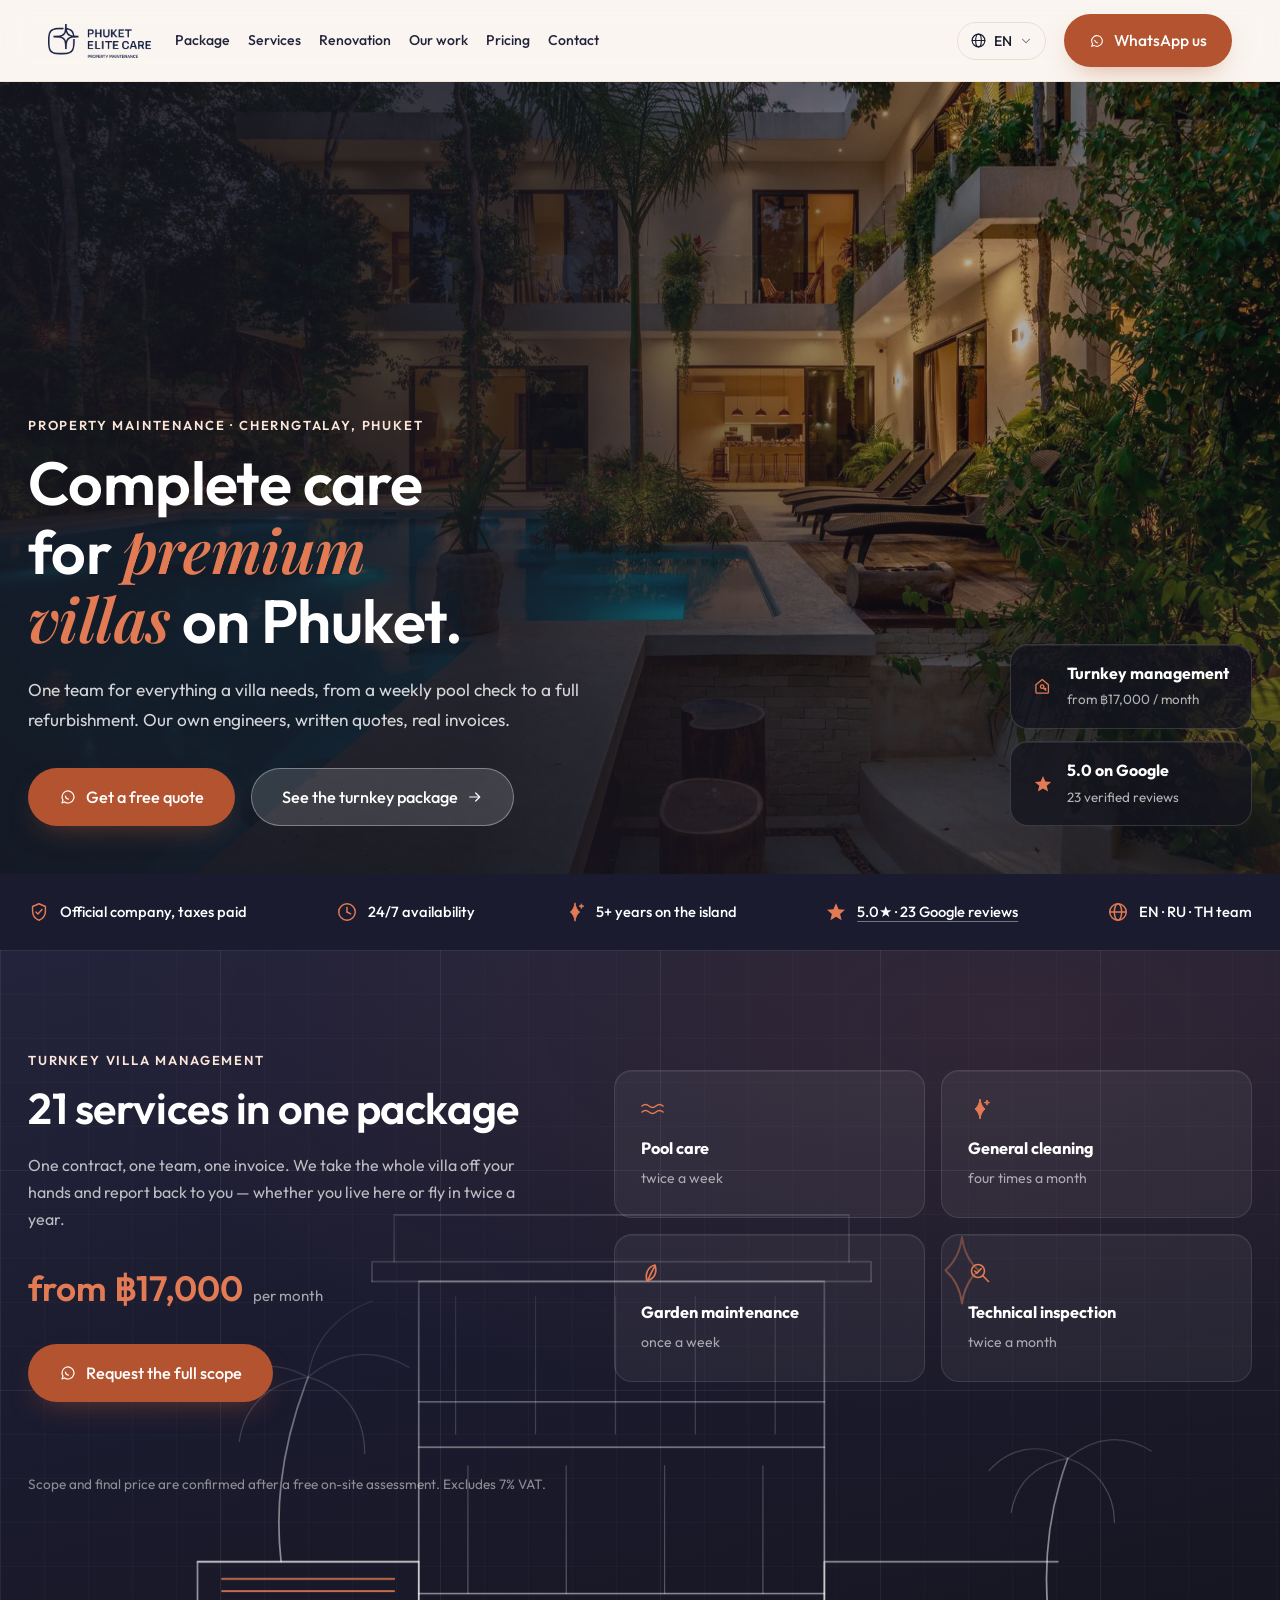
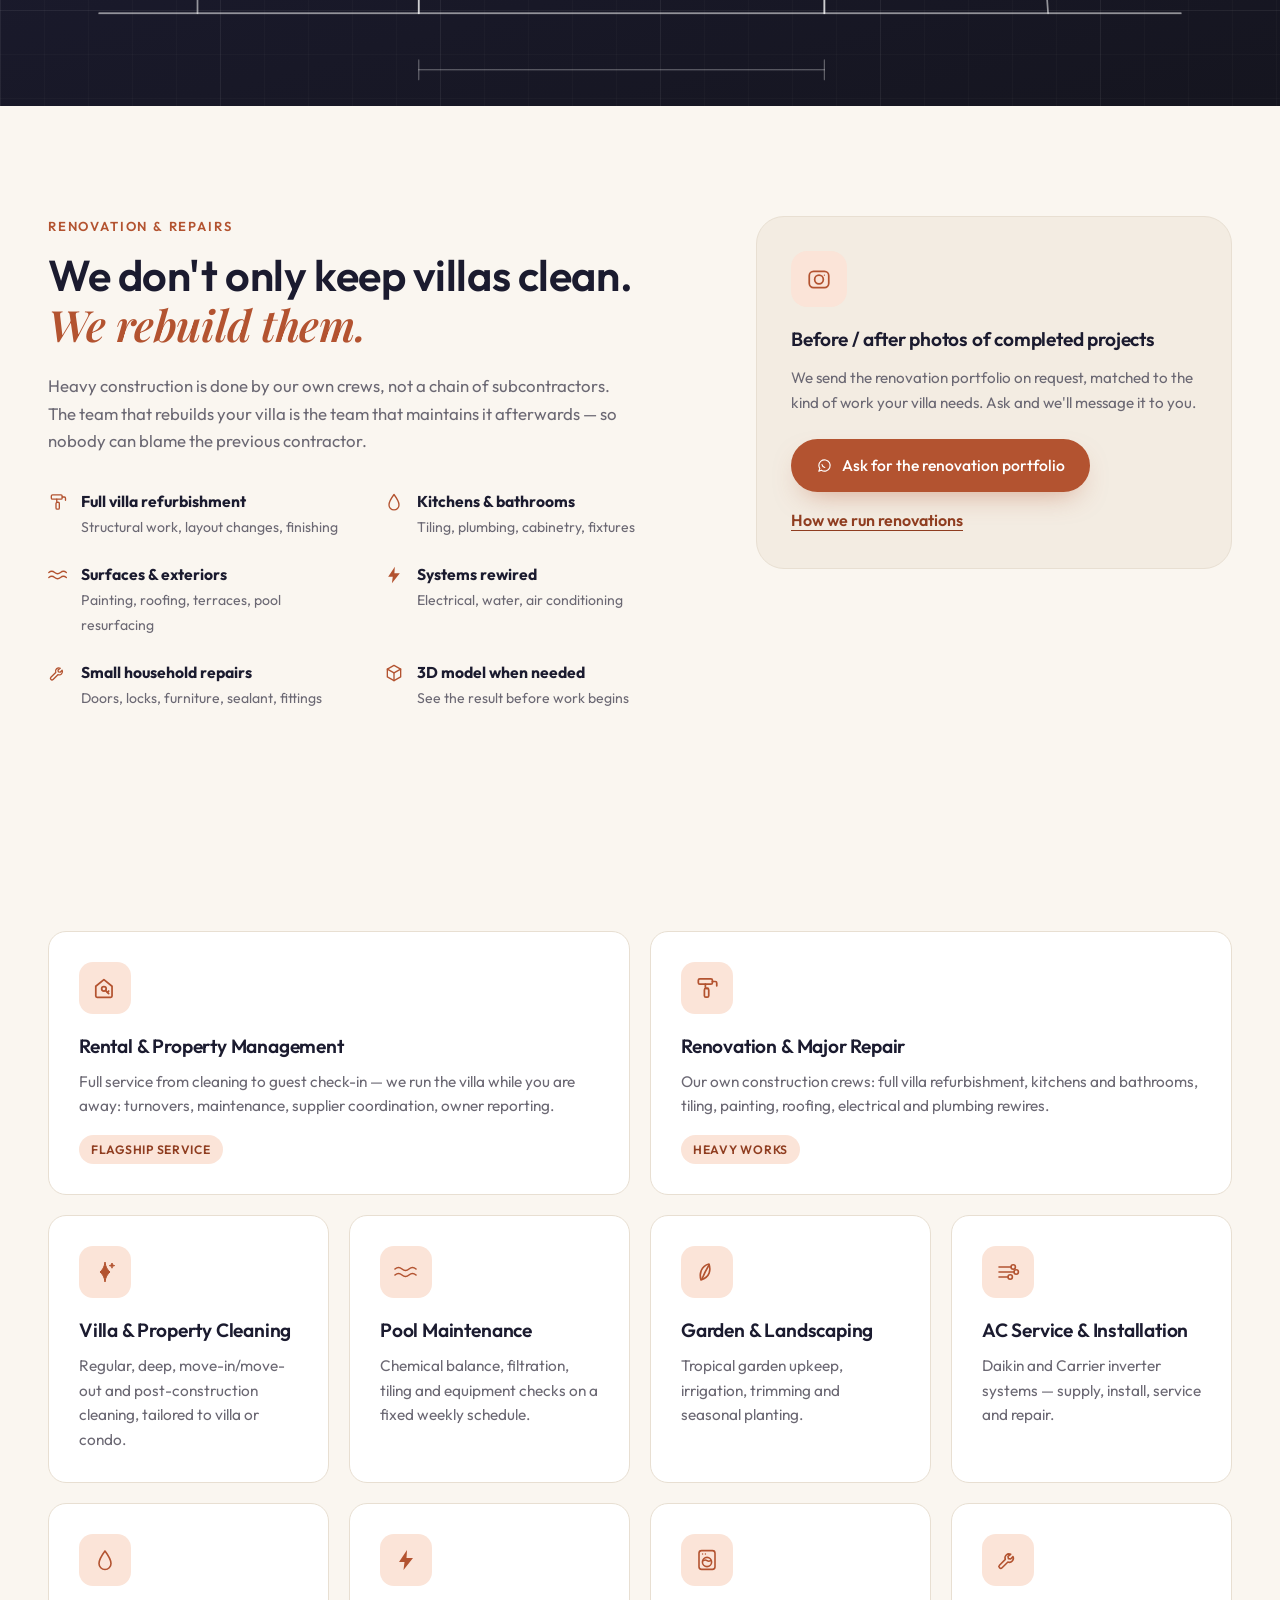
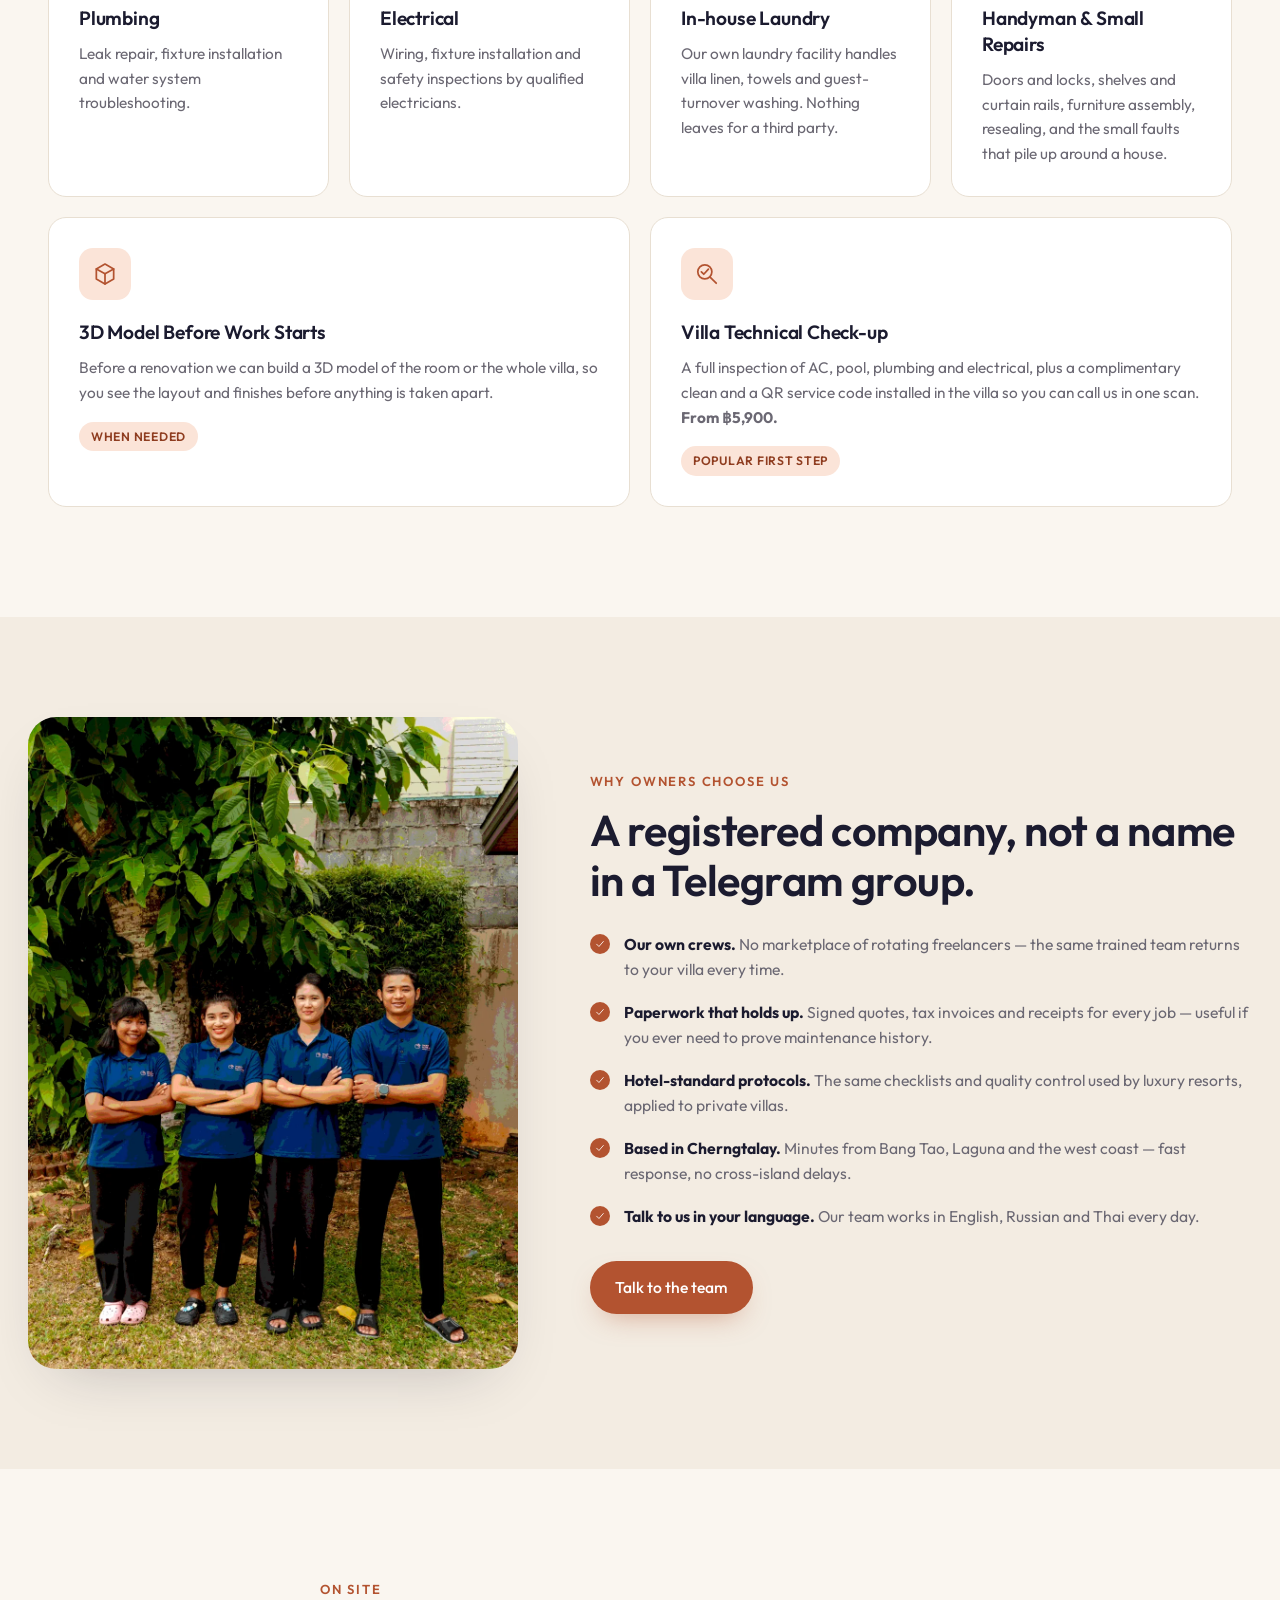
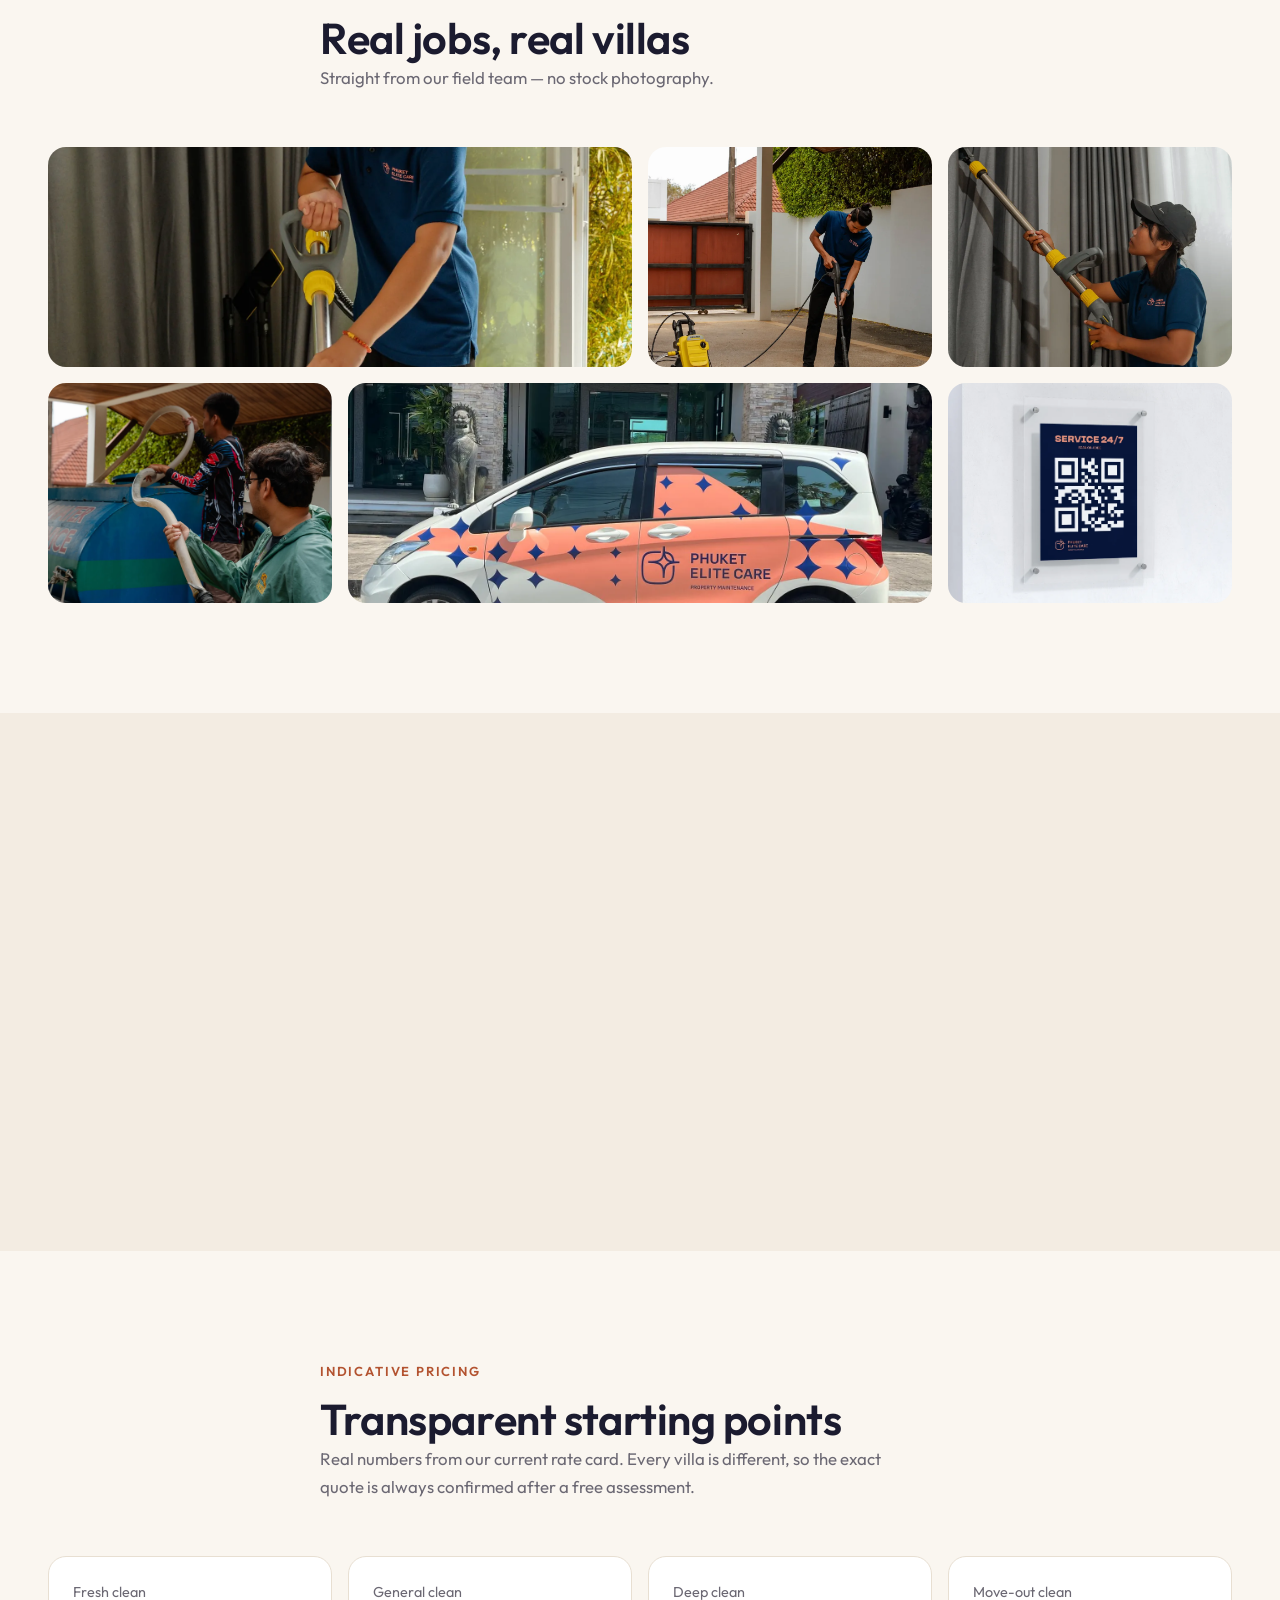
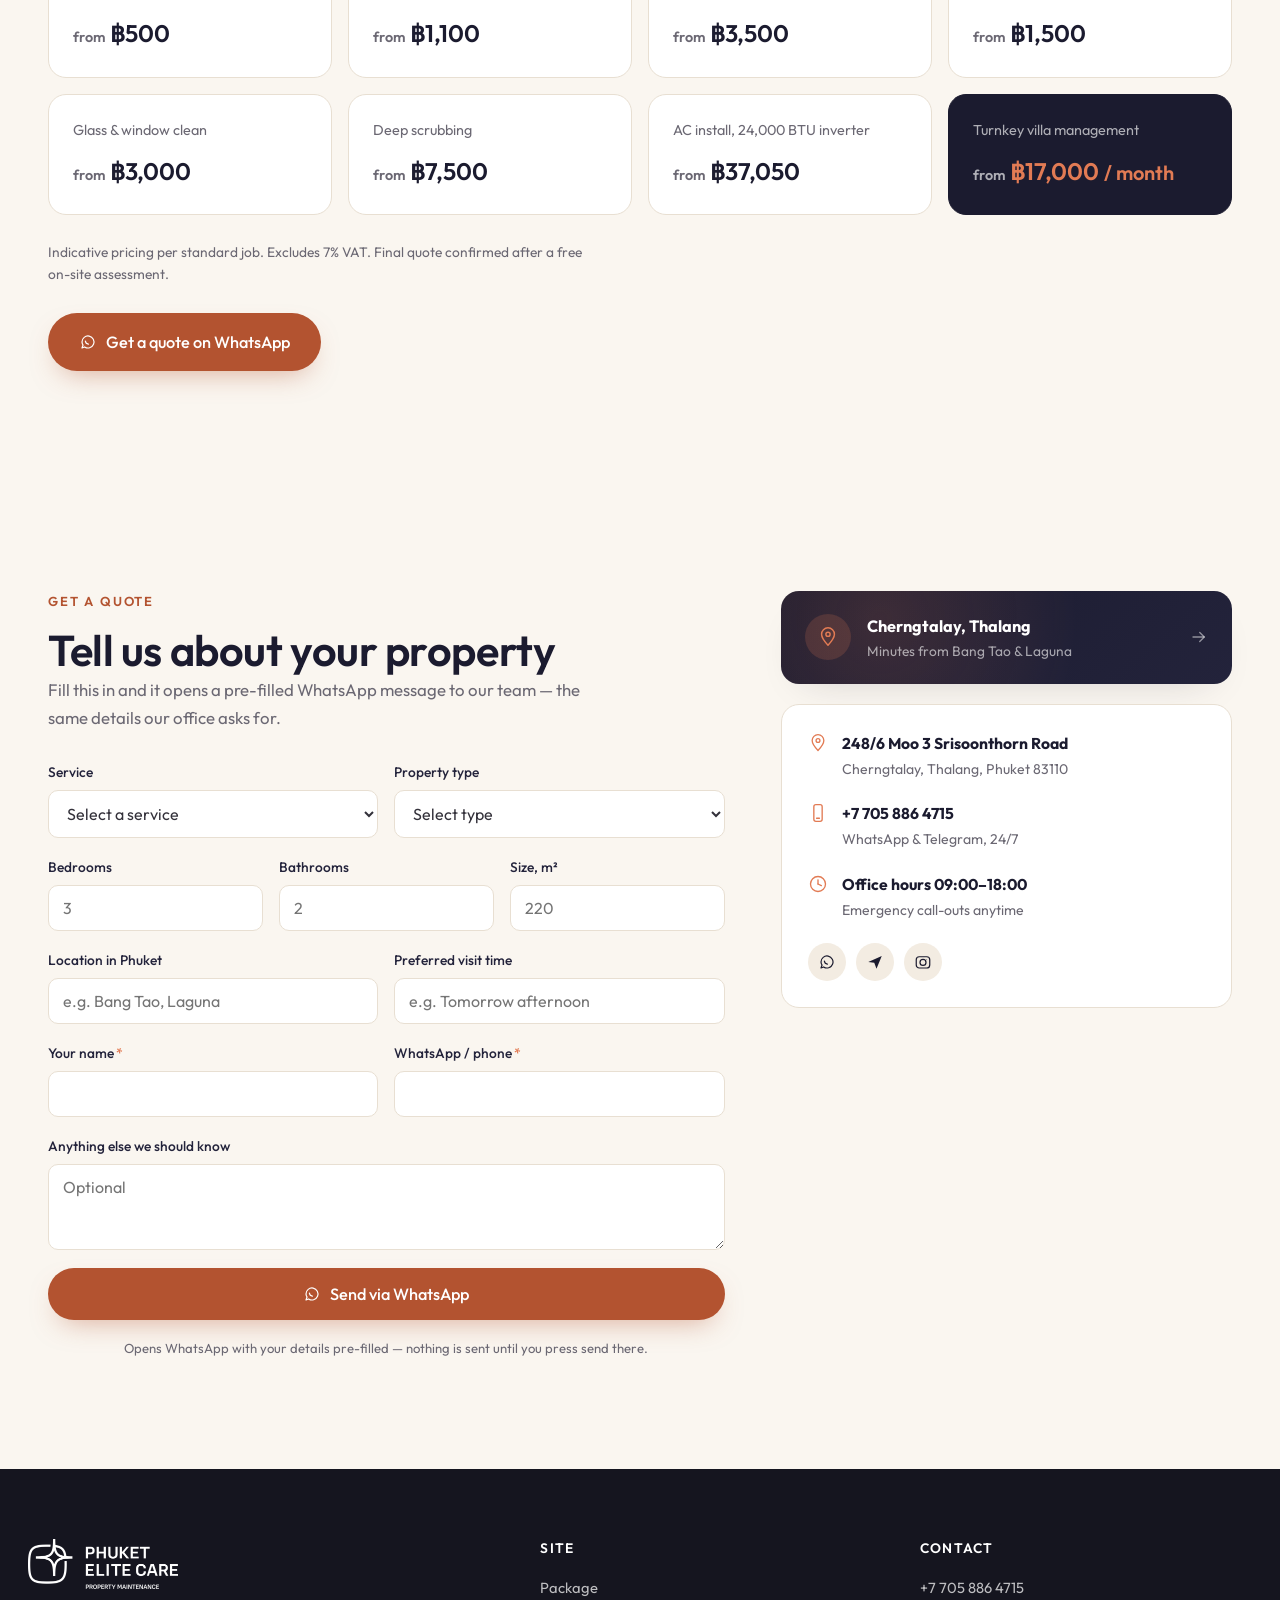
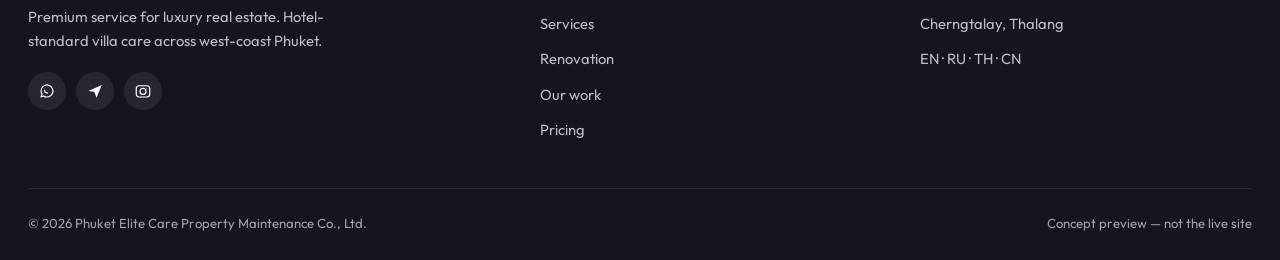
<file: index.html>
<!DOCTYPE html>
<html lang="en">
<head>
<meta charset="UTF-8">
<meta name="viewport" content="width=device-width, initial-scale=1.0">
<title data-i18n="meta.title">Phuket Elite Care — Premium Villa Care, Renovation &amp; Management</title>
<meta name="description" data-i18n-attr="content:meta.description" content="Complete care for premium villas on Phuket: turnkey management from ฿17,000/month, full renovation, pool, garden, AC, in-house laundry. Official company, 24/7, EN·RU·TH.">
<link rel="icon" href="assets/images/logo-sm.png">

<meta property="og:type" content="website">
<meta property="og:url" content="https://a1exxx.github.io/elitecare-phuket/">
<meta property="og:title" data-i18n-attr="content:meta.title" content="Phuket Elite Care — Premium Villa Care, Renovation & Management">
<meta property="og:description" data-i18n-attr="content:meta.description" content="Complete care for premium villas on Phuket.">
<meta property="og:image" content="https://a1exxx.github.io/elitecare-phuket/assets/images/og-cover.jpg">
<meta name="twitter:card" content="summary_large_image">

<link rel="preconnect" href="https://fonts.googleapis.com">
<link rel="preconnect" href="https://fonts.gstatic.com" crossorigin>
<link href="https://fonts.googleapis.com/css2?family=Playfair+Display:ital,wght@0,500;0,600;1,500;1,600&family=Outfit:wght@300;400;500;600;700&family=Noto+Sans+Thai:wght@300;400;500;600;700&family=Noto+Sans+SC:wght@300;400;500;600;700&display=swap" rel="stylesheet">
<link rel="preload" as="image" href="assets/images/hero-villa.webp" fetchpriority="high">
<!-- Google Analytics: Elite Care Phuket -->
<script async src="https://www.googletagmanager.com/gtag/js?id=G-0B6VZP9K7Z"></script>
<script>window.dataLayer=window.dataLayer||[];function gtag(){dataLayer.push(arguments);}gtag('js',new Date());gtag('config','G-0B6VZP9K7Z');</script>
<link rel="stylesheet" href="styles.css?v=32">
</head>
<body>

<!-- ============ ICON SPRITE ============ -->
<svg class="icon-sprite-defs" aria-hidden="true" style="position:absolute;width:0;height:0;overflow:hidden">
<defs>

<symbol id="icon-sparkle" viewBox="0 0 24 24">
<path d="M12 2C12.6 6.7 14.3 9.7 17 12C14.3 14.3 12.6 17.3 12 22C11.4 17.3 9.7 14.3 7 12C9.7 9.7 11.4 6.7 12 2Z"/>
<path d="M19 3C19.3 4.6 20 5.3 21.6 5.6C20 5.9 19.3 6.6 19 8.2C18.7 6.6 18 5.9 16.4 5.6C18 5.3 18.7 4.6 19 3Z"/>
</symbol>

<symbol id="icon-pool" viewBox="0 0 24 24" fill="none" stroke="currentColor" stroke-width="1.6" stroke-linecap="round" stroke-linejoin="round">
<path d="M1 9Q4.5 6 8 9T15 9T22 9"/>
<path d="M1 15Q4.5 12 8 15T15 15T22 15"/>
</symbol>

<symbol id="icon-garden" viewBox="0 0 24 24" fill="none" stroke="currentColor" stroke-width="1.6" stroke-linecap="round" stroke-linejoin="round">
<path d="M6 20C4 14 6 6 14 4C16 10 15 17 6 20Z"/>
<path d="M7 19C9 14 11 10 14 5"/>
</symbol>

<symbol id="icon-ac" viewBox="0 0 24 24" fill="none" stroke="currentColor" stroke-width="1.6" stroke-linecap="round" stroke-linejoin="round">
<line x1="3" y1="7" x2="15" y2="7"/><circle cx="17.2" cy="7" r="2.2"/>
<line x1="3" y1="12" x2="18" y2="12"/><circle cx="20.2" cy="12" r="2.2"/>
<line x1="3" y1="17" x2="12" y2="17"/><circle cx="14.2" cy="17" r="2.2"/>
</symbol>

<symbol id="icon-plumbing" viewBox="0 0 24 24" fill="none" stroke="currentColor" stroke-width="1.6" stroke-linecap="round" stroke-linejoin="round">
<path d="M12 3C12 3 6 11 6 15.5A6 6 0 0 0 18 15.5C18 11 12 3 12 3Z"/>
</symbol>

<symbol id="icon-electrical" viewBox="0 0 24 24" fill="currentColor" stroke="none">
<path d="M13 2L5 14H10.5L9.5 22L19 10H12.5L13 2Z"/>
</symbol>

<symbol id="icon-renovation" viewBox="0 0 24 24" fill="none" stroke="currentColor" stroke-width="1.6" stroke-linecap="round" stroke-linejoin="round">
<rect x="4" y="3.5" width="13" height="5" rx="1.4"/>
<path d="M17 6H19.6A1.4 1.4 0 0 1 21 7.4V10"/>
<path d="M10.5 8.5V11.4A1 1 0 0 0 11.5 12.4H13"/>
<rect x="9.6" y="12.4" width="4" height="8.1" rx="1.4"/>
</symbol>

<symbol id="icon-management" viewBox="0 0 24 24" fill="none" stroke="currentColor" stroke-width="1.6" stroke-linecap="round" stroke-linejoin="round">
<path d="M3.5 10.4L11 4.2L18.5 10.4V19.4A1.2 1.2 0 0 1 17.3 20.6H4.7A1.2 1.2 0 0 1 3.5 19.4Z"/>
<circle cx="11" cy="12.8" r="2.1"/>
<path d="M12.6 14.4L15.4 17.2"/>
<path d="M14.2 16L15.4 14.8"/>
</symbol>

<symbol id="icon-laundry" viewBox="0 0 24 24" fill="none" stroke="currentColor" stroke-width="1.6" stroke-linecap="round" stroke-linejoin="round">
<rect x="4" y="2.6" width="16" height="18.8" rx="2.6"/>
<circle cx="12" cy="14" r="4.6"/>
<path d="M8.4 12.6Q10.2 11.3 12 12.6T15.6 12.6"/>
<circle cx="7.6" cy="6" r="0.7" fill="currentColor" stroke="none"/>
<circle cx="10.4" cy="6" r="0.7" fill="currentColor" stroke="none"/>
</symbol>

<symbol id="icon-checkup" viewBox="0 0 24 24" fill="none" stroke="currentColor" stroke-width="1.6" stroke-linecap="round" stroke-linejoin="round">
<circle cx="10" cy="10" r="6.5"/>
<line x1="14.8" y1="14.8" x2="20.5" y2="20.5"/>
<path d="M6.8 10L9 12.2L13.3 7.5"/>
</symbol>

<symbol id="icon-handyman" viewBox="0 0 24 24" fill="none" stroke="currentColor" stroke-width="1.6" stroke-linecap="round" stroke-linejoin="round">
  <path d="M14.7 6.3a4 4 0 0 0-5.4 5.1L3.5 17.2a1.8 1.8 0 0 0 2.6 2.6l5.8-5.8a4 4 0 0 0 5.1-5.4l-2.4 2.4-2.2-.4-.4-2.2z"/>
</symbol>
<symbol id="icon-cube" viewBox="0 0 24 24" fill="none" stroke="currentColor" stroke-width="1.6" stroke-linecap="round" stroke-linejoin="round">
  <path d="M12 2.8 20 7.3v9.4l-8 4.5-8-4.5V7.3z"/><path d="M4 7.3l8 4.5 8-4.5"/><path d="M12 11.8v9.4"/>
</symbol>
<symbol id="icon-star" viewBox="0 0 24 24" fill="currentColor" stroke="none">
<path d="M12 2.5L14.8 8.9L21.8 9.6L16.5 14.2L18.1 21.1L12 17.3L5.9 21.1L7.5 14.2L2.2 9.6L9.2 8.9Z"/>
</symbol>

<symbol id="icon-shield" viewBox="0 0 24 24" fill="none" stroke="currentColor" stroke-width="1.6" stroke-linecap="round" stroke-linejoin="round">
<path d="M12 3L19 6V11C19 16.2 15.7 19.7 12 21C8.3 19.7 5 16.2 5 11V6Z"/>
<path d="M8.7 12L10.8 14.1L15.3 9.4"/>
</symbol>

<symbol id="icon-clock" viewBox="0 0 24 24" fill="none" stroke="currentColor" stroke-width="1.6" stroke-linecap="round" stroke-linejoin="round">
<circle cx="12" cy="12" r="9"/>
<line x1="12" y1="12" x2="12" y2="7"/>
<line x1="12" y1="12" x2="16" y2="14"/>
</symbol>

<symbol id="icon-globe" viewBox="0 0 24 24" fill="none" stroke="currentColor" stroke-width="1.6" stroke-linecap="round" stroke-linejoin="round">
<circle cx="12" cy="12" r="9"/>
<ellipse cx="12" cy="12" rx="4" ry="9"/>
<line x1="3" y1="12" x2="21" y2="12"/>
</symbol>

<symbol id="icon-message" viewBox="0 0 24 24" fill="none" stroke="currentColor" stroke-width="1.6" stroke-linecap="round" stroke-linejoin="round">
<path d="M4 12a8 8 0 1 1 3.5 6.6L4 20l1.4-3.9A8 8 0 0 1 4 12Z"/>
<path d="M8.5 10.8c.3 2 2 3.7 4 4"/>
</symbol>

<symbol id="icon-send" viewBox="0 0 24 24" fill="currentColor" stroke="none">
<path d="M3 12L21 4L14 21L11 13L3 12Z"/>
</symbol>

<symbol id="icon-camera" viewBox="0 0 24 24" fill="none" stroke="currentColor" stroke-width="1.6" stroke-linecap="round" stroke-linejoin="round">
<rect x="3" y="5" width="18" height="15" rx="4"/>
<circle cx="12" cy="12.5" r="4"/>
<circle cx="17" cy="8.5" r="0.6" fill="currentColor" stroke="none"/>
</symbol>

<symbol id="icon-pin" viewBox="0 0 24 24" fill="none" stroke="currentColor" stroke-width="1.6" stroke-linecap="round" stroke-linejoin="round">
<path d="M12 21C12 21 5 13.5 5 9A7 7 0 0 1 19 9C19 13.5 12 21 12 21Z"/>
<circle cx="12" cy="9" r="2.3"/>
</symbol>

<symbol id="icon-phone" viewBox="0 0 24 24" fill="none" stroke="currentColor" stroke-width="1.6" stroke-linecap="round" stroke-linejoin="round">
<rect x="7" y="2" width="10" height="20" rx="2.5"/>
<line x1="10.3" y1="18.3" x2="13.7" y2="18.3"/>
</symbol>

<symbol id="icon-menu" viewBox="0 0 24 24" fill="none" stroke="currentColor" stroke-width="1.8" stroke-linecap="round">
<line x1="4" y1="7" x2="20" y2="7"/><line x1="4" y1="12" x2="20" y2="12"/><line x1="4" y1="17" x2="20" y2="17"/>
</symbol>

<symbol id="icon-close" viewBox="0 0 24 24" fill="none" stroke="currentColor" stroke-width="1.8" stroke-linecap="round">
<line x1="6" y1="6" x2="18" y2="18"/><line x1="18" y1="6" x2="6" y2="18"/>
</symbol>

<symbol id="icon-arrow" viewBox="0 0 24 24" fill="none" stroke="currentColor" stroke-width="1.8" stroke-linecap="round" stroke-linejoin="round">
<line x1="4" y1="12" x2="19" y2="12"/><path d="M13 6L19 12L13 18"/>
</symbol>

<symbol id="icon-check" viewBox="0 0 24 24" fill="none" stroke="currentColor" stroke-width="2" stroke-linecap="round" stroke-linejoin="round">
<path d="M4 12.5L9.5 18L20 6"/>
</symbol>

<symbol id="icon-chevron" viewBox="0 0 24 24" fill="none" stroke="currentColor" stroke-width="1.8" stroke-linecap="round" stroke-linejoin="round">
<path d="M6 9L12 15L18 9"/>
</symbol>

</defs>
</svg>

<a href="#main" class="skip-link" data-i18n="skip.main">Skip to main content</a>

<!-- ============ HEADER ============ -->
<header class="site-header" id="top">
  <div class="header-inner">
    <a href="#top" class="logo">
      <img src="assets/images/logo-sm.png" alt="Phuket Elite Care — Property Maintenance" width="172" height="57">
    </a>
    <nav class="nav-links" aria-label="Primary">
      <a href="#package" data-i18n="nav.package">Package</a>
      <a href="#services" data-i18n="nav.services">Services</a>
      <a href="#renovation" data-i18n="nav.renovation">Renovation</a>
      <a href="#gallery" data-i18n="nav.work">Our work</a>
      <a href="#pricing" data-i18n="nav.pricing">Pricing</a>
      <a href="#contact" data-i18n="nav.contact">Contact</a>
    </nav>

    <div class="lang-switch">
      <button class="lang-btn" id="lang-btn" aria-haspopup="listbox" aria-expanded="false" data-i18n-attr="aria-label:nav.langLabel" aria-label="Change language">
        <svg class="icon" width="17" height="17"><use href="#icon-globe"/></svg>
        <span class="lang-current" id="lang-current">EN</span>
        <svg class="icon lang-chevron" width="14" height="14"><use href="#icon-chevron"/></svg>
      </button>
      <ul class="lang-menu" id="lang-menu" role="listbox" hidden></ul>
    </div>

    <a href="https://wa.me/77058864715" target="_blank" rel="noopener" class="btn btn-primary header-cta">
      <svg class="icon" width="16" height="16"><use href="#icon-message"/></svg>
      <span data-i18n="nav.whatsapp">WhatsApp us</span>
    </a>

    <button class="nav-toggle" data-i18n-attr="aria-label:nav.menuOpen" aria-label="Open menu" aria-expanded="false" aria-controls="mobile-nav">
      <svg class="icon icon-open" width="22" height="22"><use href="#icon-menu"/></svg>
      <svg class="icon icon-close" width="22" height="22"><use href="#icon-close"/></svg>
    </button>
  </div>

  <nav class="mobile-nav" id="mobile-nav" aria-label="Mobile">
    <a href="#package" data-i18n="nav.package">Package</a>
    <a href="#services" data-i18n="nav.services">Services</a>
    <a href="#renovation" data-i18n="nav.renovation">Renovation</a>
    <a href="#gallery" data-i18n="nav.work">Our work</a>
    <a href="#pricing" data-i18n="nav.pricing">Pricing</a>
    <a href="#contact" data-i18n="nav.contact">Contact</a>
    <a href="https://wa.me/77058864715" target="_blank" rel="noopener" class="btn btn-primary" data-i18n="nav.whatsapp">WhatsApp us</a>
  </nav>
</header>

<main id="main">

<!-- ============ HERO ============ -->
<section class="hero">
  <img src="assets/images/hero-villa.webp" data-i18n-attr="alt:gal.altHero" alt="A premium villa with a lit pool at dusk" class="hero-bg" fetchpriority="high" decoding="async">
  <div class="hero-scrim"></div>
  <div class="hero-inner">
    <div class="hero-content">
      <p class="eyebrow eyebrow-light" data-i18n="hero.eyebrow">Property maintenance · Cherngtalay, Phuket</p>
      <h1>
        <span data-i18n="hero.h1a">Complete care for</span>
        <em data-i18n="hero.h1em">premium villas</em>
        <span data-i18n="hero.h1b">on Phuket.</span>
      </h1>
      <p class="hero-lead" data-i18n="hero.lead">One team for everything a villa needs, from a weekly pool check to a full refurbishment. Our own engineers, written quotes, real invoices.</p>
      <div class="hero-actions">
        <a href="#contact" class="btn btn-primary btn-lg">
          <svg class="icon" width="18" height="18"><use href="#icon-message"/></svg>
          <span data-i18n="hero.cta1">Get a free quote</span>
        </a>
        <a href="#package" class="btn btn-glass btn-lg">
          <span data-i18n="hero.cta2">See the turnkey package</span>
          <svg class="icon" width="16" height="16"><use href="#icon-arrow"/></svg>
        </a>
      </div>
    </div>

    <div class="hero-stats">
      <div class="hero-stat">
        <svg class="icon" width="20" height="20"><use href="#icon-management"/></svg>
        <div>
          <strong data-i18n="hero.stat1">Turnkey management</strong>
          <span data-i18n="hero.stat1sub">from ฿17,000 / month</span>
        </div>
      </div>
      <div class="hero-stat">
        <svg class="icon" width="20" height="20"><use href="#icon-star"/></svg>
        <div>
          <strong data-i18n="hero.stat2">5.0 on Google</strong>
          <span data-i18n="hero.stat2sub">23 verified reviews</span>
        </div>
      </div>
    </div>
  </div>
</section>

<!-- ============ TRUST BAR ============ -->
<section class="trust-bar">
  <div class="trust-bar-inner">
    <div class="trust-item reveal">
      <svg class="icon" width="22" height="22"><use href="#icon-shield"/></svg>
      <span data-i18n="trust.licensed">Official company, taxes paid</span>
    </div>
    <div class="trust-item reveal">
      <svg class="icon" width="22" height="22"><use href="#icon-clock"/></svg>
      <span data-i18n="trust.hours">24/7 availability</span>
    </div>
    <div class="trust-item reveal">
      <svg class="icon" width="22" height="22"><use href="#icon-sparkle"/></svg>
      <span data-i18n="trust.years">5+ years on the island</span>
    </div>
    <a class="trust-item trust-link reveal" href="https://maps.app.goo.gl/JwiWWraCebza6fqK9" target="_blank" rel="noopener">
      <svg class="icon" width="22" height="22"><use href="#icon-star"/></svg>
      <span data-i18n="trust.reviews">5.0★ · 23 Google reviews</span>
    </a>
    <div class="trust-item reveal">
      <svg class="icon" width="22" height="22"><use href="#icon-globe"/></svg>
      <span data-i18n="trust.langs">EN · RU · TH team</span>
    </div>
  </div>
</section>

<!-- ============ TURNKEY PACKAGE ============ -->
<section class="package" id="package">

  <!-- Architectural elevation, drawn line by line as the section scrolls in.
       Decorative: it carries no information a screen reader needs. -->
  <div class="blueprint" aria-hidden="true">
    <svg class="blueprint-svg" viewBox="0 0 960 620" fill="none" preserveAspectRatio="xMidYMid meet">
      <defs>
        <!-- Fades the drawing upward. Cheaper than a CSS mask over a layer
             that is transformed on every frame. -->
        <linearGradient id="bpFade" gradientUnits="userSpaceOnUse" x1="0" y1="150" x2="0" y2="560">
          <stop offset="0" stop-color="#fff" stop-opacity="0"/>
          <stop offset="0.45" stop-color="#fff" stop-opacity="0.34"/>
          <stop offset="1" stop-color="#fff" stop-opacity="0.6"/>
        </linearGradient>
        <linearGradient id="bpFadeThin" gradientUnits="userSpaceOnUse" x1="0" y1="150" x2="0" y2="560">
          <stop offset="0" stop-color="#fff" stop-opacity="0"/>
          <stop offset="0.5" stop-color="#fff" stop-opacity="0.16"/>
          <stop offset="1" stop-color="#fff" stop-opacity="0.32"/>
        </linearGradient>
        <linearGradient id="bpFadeAccent" gradientUnits="userSpaceOnUse" x1="0" y1="150" x2="0" y2="560">
          <stop offset="0" stop-color="#E27B54" stop-opacity="0.25"/>
          <stop offset="1" stop-color="#E27B54" stop-opacity="0.95"/>
        </linearGradient>
      </defs>
      <g class="bp-ink" stroke-linecap="round" stroke-linejoin="round" vector-effect="non-scaling-stroke">

        <!-- ground -->
        <path class="bp-line" style="--i:0" pathLength="1" d="M40 520H920"/>

        <!-- main volume -->
        <path class="bp-line" style="--i:1" pathLength="1" d="M300 520V250h330v270"/>
        <path class="bp-line" style="--i:2" pathLength="1" d="M300 250h330"/>
        <path class="bp-line" style="--i:3" pathLength="1" d="M300 385h330"/>

        <!-- cantilevered upper slab -->
        <path class="bp-line" style="--i:4" pathLength="1" d="M262 250h406"/>
        <path class="bp-line" style="--i:4" pathLength="1" d="M262 250v-16h406v16"/>

        <!-- roof slab -->
        <path class="bp-line" style="--i:5" pathLength="1" d="M280 234V196h370v38"/>
        <path class="bp-line" style="--i:6" pathLength="1" d="M280 196h370"/>

        <!-- upper glazing -->
        <path class="bp-line bp-thin" style="--i:7" pathLength="1" d="M330 262v112"/>
        <path class="bp-line bp-thin" style="--i:7" pathLength="1" d="M395 262v112"/>
        <path class="bp-line bp-thin" style="--i:8" pathLength="1" d="M460 262v112"/>
        <path class="bp-line bp-thin" style="--i:8" pathLength="1" d="M525 262v112"/>
        <path class="bp-line bp-thin" style="--i:9" pathLength="1" d="M590 262v112"/>

        <!-- balcony rail -->
        <path class="bp-line" style="--i:9" pathLength="1" d="M300 348h330"/>

        <!-- ground floor openings -->
        <path class="bp-line bp-thin" style="--i:10" pathLength="1" d="M340 400v104"/>
        <path class="bp-line bp-thin" style="--i:10" pathLength="1" d="M420 400v104"/>
        <path class="bp-line bp-thin" style="--i:11" pathLength="1" d="M500 400v104"/>
        <path class="bp-line bp-thin" style="--i:11" pathLength="1" d="M580 400v104"/>
        <path class="bp-line" style="--i:12" pathLength="1" d="M300 504h330"/>

        <!-- terrace + infinity pool -->
        <path class="bp-line" style="--i:13" pathLength="1" d="M120 520v-42h180v42"/>
        <path class="bp-line" style="--i:14" pathLength="1" d="M120 478h180"/>
        <path class="bp-line bp-accent" style="--i:15" pathLength="1" d="M140 492h140"/>
        <path class="bp-line bp-accent" style="--i:16" pathLength="1" d="M140 502h140"/>
        <path class="bp-line" style="--i:14" pathLength="1" d="M630 520v-42h190"/>

        <!-- palms: trunk + fronds -->
        <path class="bp-line" style="--i:17" pathLength="1" d="M188 478c-6-52 4-104 22-150"/>
        <path class="bp-line bp-thin" style="--i:18" pathLength="1" d="M210 328c-30-16-58-10-76 10M210 328c-32 4-52 24-56 52M210 328c26-22 56-24 82-8M210 328c30 8 46 32 46 62M210 328c4-30 24-52 52-62"/>
        <path class="bp-line" style="--i:18" pathLength="1" d="M812 520c-4-44 2-88 16-126"/>
        <path class="bp-line bp-thin" style="--i:19" pathLength="1" d="M828 394c-24-14-48-8-64 10M828 394c-26 4-42 20-46 44M828 394c22-18 46-20 68-6M828 394c24 8 38 28 38 52"/>

        <!-- dimension line -->
        <path class="bp-line bp-thin" style="--i:20" pathLength="1" d="M300 566h330"/>
        <path class="bp-line bp-thin" style="--i:20" pathLength="1" d="M300 558v16M630 558v16"/>

        <!-- sparkle mark, echoing the logo -->
        <path class="bp-line bp-accent" style="--i:21" pathLength="1" d="M742 214c1.6 12.6 6.2 20.6 13.5 27-7.3 6.4-11.9 14.4-13.5 27-1.6-12.6-6.2-20.6-13.5-27 7.3-6.4 11.9-14.4 13.5-27Z"/>
      </g>
    </svg>
  </div>

  <div class="package-inner">
    <div class="package-head reveal">
      <p class="eyebrow eyebrow-light" data-i18n="pkg.eyebrow">Turnkey villa management</p>
      <h2 data-i18n="pkg.h2">21 services in one package</h2>
      <p class="package-lead" data-i18n="pkg.lead">One contract, one team, one invoice.</p>
      <div class="package-price">
        <strong data-i18n="pkg.price">from ฿17,000</strong>
        <span data-i18n="pkg.priceUnit">per month</span>
      </div>
      <a href="https://wa.me/77058864715" target="_blank" rel="noopener" class="btn btn-primary btn-lg" id="pkg-cta">
        <svg class="icon" width="18" height="18"><use href="#icon-message"/></svg>
        <span data-i18n="pkg.cta">Request the full scope</span>
      </a>
    </div>

    <ul class="package-grid">
      <li class="package-item reveal">
        <svg class="icon" width="24" height="24"><use href="#icon-pool"/></svg>
        <strong data-i18n="pkg.item1">Pool care</strong>
        <span data-i18n="pkg.item1sub">twice a week</span>
      </li>
      <li class="package-item reveal">
        <svg class="icon" width="24" height="24"><use href="#icon-sparkle"/></svg>
        <strong data-i18n="pkg.item2">General cleaning</strong>
        <span data-i18n="pkg.item2sub">four times a month</span>
      </li>
      <li class="package-item reveal">
        <svg class="icon" width="24" height="24"><use href="#icon-garden"/></svg>
        <strong data-i18n="pkg.item3">Garden maintenance</strong>
        <span data-i18n="pkg.item3sub">once a week</span>
      </li>
      <li class="package-item reveal">
        <svg class="icon" width="24" height="24"><use href="#icon-checkup"/></svg>
        <strong data-i18n="pkg.item4">Technical inspection</strong>
        <span data-i18n="pkg.item4sub">twice a month</span>
      </li>
    </ul>
    <p class="package-note reveal" data-i18n="pkg.note">Scope and final price are confirmed after a free on-site assessment. Excludes 7% VAT.</p>
  </div>
</section>

<!-- ============ RENOVATION SPOTLIGHT ============ -->
<section class="reno" id="renovation">
  <div class="reno-grid">
    <div class="reno-content reveal">
      <p class="eyebrow" data-i18n="reno.eyebrow">Renovation &amp; repairs</p>
      <h2>
        <span data-i18n="reno.h2a">We don't only keep villas clean.</span>
        <em data-i18n="reno.h2em">We rebuild them.</em>
      </h2>
      <p class="section-lead" data-i18n="reno.lead">Heavy construction is done by our own crews, not a chain of subcontractors.</p>

      <ul class="reno-list">
        <li>
          <svg class="icon" width="20" height="20"><use href="#icon-renovation"/></svg>
          <div>
            <strong data-i18n="reno.b1">Full villa refurbishment</strong>
            <span data-i18n="reno.b1sub">Structural work, layout changes, finishing</span>
          </div>
        </li>
        <li>
          <svg class="icon" width="20" height="20"><use href="#icon-plumbing"/></svg>
          <div>
            <strong data-i18n="reno.b2">Kitchens &amp; bathrooms</strong>
            <span data-i18n="reno.b2sub">Tiling, plumbing, cabinetry, fixtures</span>
          </div>
        </li>
        <li>
          <svg class="icon" width="20" height="20"><use href="#icon-pool"/></svg>
          <div>
            <strong data-i18n="reno.b3">Surfaces &amp; exteriors</strong>
            <span data-i18n="reno.b3sub">Painting, roofing, terraces, pool resurfacing</span>
          </div>
        </li>
        <li>
          <svg class="icon" width="20" height="20"><use href="#icon-electrical"/></svg>
          <div>
            <strong data-i18n="reno.b4">Systems rewired</strong>
            <span data-i18n="reno.b4sub">Electrical, water, air conditioning</span>
          </div>
        </li>
        <li>
          <svg class="icon" width="20" height="20"><use href="#icon-handyman"/></svg>
          <div>
            <strong data-i18n="reno.b5">Small household repairs</strong>
            <span data-i18n="reno.b5sub">Doors, locks, furniture, sealant, fittings</span>
          </div>
        </li>
        <li>
          <svg class="icon" width="20" height="20"><use href="#icon-cube"/></svg>
          <div>
            <strong data-i18n="reno.b6">3D model when needed</strong>
            <span data-i18n="reno.b6sub">See the result before work begins</span>
          </div>
        </li>
      </ul>
    </div>

    <aside class="reno-portfolio reveal">
      <div class="reno-portfolio-mark">
        <svg class="icon" width="26" height="26"><use href="#icon-camera"/></svg>
      </div>
      <h3 data-i18n="reno.portfolioTitle">Before / after photos of completed projects</h3>
      <p data-i18n="reno.portfolioText">We send the renovation portfolio on request, matched to the kind of work your villa needs.</p>
      <a href="https://wa.me/77058864715" target="_blank" rel="noopener" class="btn btn-primary" id="reno-cta">
        <svg class="icon" width="17" height="17"><use href="#icon-message"/></svg>
        <span data-i18n="reno.cta">Ask for the renovation portfolio</span>
      </a>
      <a href="renovation.html" class="reno-more" data-i18n="reno.more">How we run renovations</a>
    </aside>
  </div>
</section>

<!-- ============ SERVICES ============ -->
<section class="services" id="services">
  <div class="bento">
    <article class="bento-card reveal">
      <div class="bento-icon"><svg class="icon" width="26" height="26"><use href="#icon-management"/></svg></div>
      <h3 data-i18n="svc.mgmt">Rental &amp; Property Management</h3>
      <p data-i18n="svc.mgmtText">Full service from cleaning to guest check-in.</p>
      <span class="bento-tag" data-i18n="svc.mgmtTag">Flagship service</span>
    </article>

    <article class="bento-card reveal">
      <div class="bento-icon"><svg class="icon" width="26" height="26"><use href="#icon-renovation"/></svg></div>
      <h3 data-i18n="svc.reno">Renovation &amp; Major Repair</h3>
      <p data-i18n="svc.renoText">Our own construction crews.</p>
      <span class="bento-tag" data-i18n="svc.renoTag">Heavy works</span>
    </article>

    <article class="bento-card reveal">
      <div class="bento-icon"><svg class="icon" width="24" height="24"><use href="#icon-sparkle"/></svg></div>
      <h3 data-i18n="svc.clean">Villa &amp; Property Cleaning</h3>
      <p data-i18n="svc.cleanText">Regular, deep, move-in/move-out and post-construction cleaning.</p>
    </article>

    <article class="bento-card reveal">
      <div class="bento-icon"><svg class="icon" width="24" height="24"><use href="#icon-pool"/></svg></div>
      <h3 data-i18n="svc.pool">Pool Maintenance</h3>
      <p data-i18n="svc.poolText">Chemical balance, filtration and equipment checks.</p>
    </article>

    <article class="bento-card reveal">
      <div class="bento-icon"><svg class="icon" width="24" height="24"><use href="#icon-garden"/></svg></div>
      <h3 data-i18n="svc.garden">Garden &amp; Landscaping</h3>
      <p data-i18n="svc.gardenText">Tropical garden upkeep, irrigation and trimming.</p>
    </article>

    <article class="bento-card reveal">
      <div class="bento-icon"><svg class="icon" width="24" height="24"><use href="#icon-ac"/></svg></div>
      <h3 data-i18n="svc.ac">AC Service &amp; Installation</h3>
      <p data-i18n="svc.acText">Daikin and Carrier inverter systems.</p>
    </article>

    <article class="bento-card reveal">
      <div class="bento-icon"><svg class="icon" width="24" height="24"><use href="#icon-plumbing"/></svg></div>
      <h3 data-i18n="svc.plumb">Plumbing</h3>
      <p data-i18n="svc.plumbText">Leak repair, fixture installation and troubleshooting.</p>
    </article>

    <article class="bento-card reveal">
      <div class="bento-icon"><svg class="icon" width="24" height="24"><use href="#icon-electrical"/></svg></div>
      <h3 data-i18n="svc.elec">Electrical</h3>
      <p data-i18n="svc.elecText">Wiring, fixture installation and safety inspections.</p>
    </article>

    <article class="bento-card reveal">
      <div class="bento-icon"><svg class="icon" width="24" height="24"><use href="#icon-laundry"/></svg></div>
      <h3 data-i18n="svc.laundry">In-house Laundry</h3>
      <p data-i18n="svc.laundryText">Our own laundry facility handles villa linen and towels.</p>
    </article>

    <article class="bento-card reveal">
      <div class="bento-icon"><svg class="icon" width="24" height="24"><use href="#icon-handyman"/></svg></div>
      <h3 data-i18n="svc.handy">Handyman &amp; Small Repairs</h3>
      <p data-i18n="svc.handyText">Doors and locks, shelves and curtain rails, furniture assembly, resealing, and the small faults that pile up around a house.</p>
    </article>

    <article class="bento-card bento-span2 reveal">
      <div class="bento-icon"><svg class="icon" width="26" height="26"><use href="#icon-cube"/></svg></div>
      <h3 data-i18n="svc.d3">3D Model Before Work Starts</h3>
      <p data-i18n="svc.d3Text">Before a renovation we can build a 3D model of the room or the whole villa, so you see the layout and finishes before anything is taken apart.</p>
      <span class="bento-tag" data-i18n="svc.d3Tag">When needed</span>
    </article>

    <article class="bento-card bento-wide bento-span2 reveal">
      <div class="bento-icon"><svg class="icon" width="26" height="26"><use href="#icon-checkup"/></svg></div>
      <h3 data-i18n="svc.checkup">Villa Technical Check-up</h3>
      <p>
        <span data-i18n="svc.checkupText">A full inspection of AC, pool, plumbing and electrical.</span>
        <strong data-i18n="svc.checkupPrice">From ฿5,900.</strong>
      </p>
      <span class="bento-tag" data-i18n="svc.checkupTag">Popular first step</span>
    </article>
  </div>
</section>

<!-- ============ WHY US ============ -->
<section class="why-us" id="why-us">
  <div class="why-grid">
    <div class="why-visual reveal">
      <img src="assets/images/photo-05.webp" data-i18n-attr="alt:gal.altTeam" alt="The Phuket Elite Care team" class="why-img" loading="lazy">
    </div>
    <div class="why-content reveal">
      <p class="eyebrow" data-i18n="why.eyebrow">Why owners choose us</p>
      <h2 data-i18n="why.h2">A registered company, not a name in a Telegram group.</h2>
      <ul class="why-list">
        <li>
          <svg class="icon" width="20" height="20"><use href="#icon-check"/></svg>
          <div><strong data-i18n="why.p1">Our own crews.</strong> <span data-i18n="why.p1text">The same trained team returns to your villa every time.</span></div>
        </li>
        <li>
          <svg class="icon" width="20" height="20"><use href="#icon-check"/></svg>
          <div><strong data-i18n="why.p2">Paperwork that holds up.</strong> <span data-i18n="why.p2text">Signed quotes, tax invoices and receipts for every job.</span></div>
        </li>
        <li>
          <svg class="icon" width="20" height="20"><use href="#icon-check"/></svg>
          <div><strong data-i18n="why.p3">Hotel-standard protocols.</strong> <span data-i18n="why.p3text">The same checklists used by luxury resorts.</span></div>
        </li>
        <li>
          <svg class="icon" width="20" height="20"><use href="#icon-check"/></svg>
          <div><strong data-i18n="why.p4">Based in Cherngtalay.</strong> <span data-i18n="why.p4text">Minutes from Bang Tao and Laguna.</span></div>
        </li>
        <li>
          <svg class="icon" width="20" height="20"><use href="#icon-check"/></svg>
          <div><strong data-i18n="why.p5">Talk to us in your language.</strong> <span data-i18n="why.p5text">English, Russian and Thai.</span></div>
        </li>
      </ul>
      <a href="#contact" class="btn btn-primary" data-i18n="why.cta">Talk to the team</a>
    </div>
  </div>
</section>

<!-- ============ GALLERY ============ -->
<section class="gallery" id="gallery">
  <div class="section-head reveal">
    <p class="eyebrow" data-i18n="gal.eyebrow">On site</p>
    <h2 data-i18n="gal.h2">Real jobs, real villas</h2>
    <p class="section-lead" data-i18n="gal.lead">Straight from our field team — no stock photography.</p>
  </div>
  <div class="gallery-grid">
    <figure class="gallery-item span-2 reveal"><img src="assets/images/photo-02-DSC03206.webp" data-i18n-attr="alt:gal.alt1" alt="Technician deep-cleaning a villa interior with a Kärcher extractor" loading="lazy"></figure>
    <figure class="gallery-item reveal"><img src="assets/images/photo-04.webp" data-i18n-attr="alt:gal.alt2" alt="Pressure-washing a villa driveway" loading="lazy"></figure>
    <figure class="gallery-item reveal"><img src="assets/images/photo-06.webp" data-i18n-attr="alt:gal.alt3" alt="Steam-cleaning curtains on site" loading="lazy"></figure>
    <figure class="gallery-item reveal"><img src="assets/images/photo-01-DSC03140.webp" data-i18n-attr="alt:gal.alt4" alt="Technical crew servicing a villa water tank" loading="lazy"></figure>
    <figure class="gallery-item span-2 reveal"><img src="assets/images/photo-08-whatsapp.webp" data-i18n-attr="alt:gal.alt5" alt="Phuket Elite Care branded service vehicle at a client villa" loading="lazy"></figure>
    <figure class="gallery-item reveal"><img src="assets/images/photo-07.webp" data-i18n-attr="alt:gal.alt6" alt="The Service 24/7 QR plaque installed inside a client villa" loading="lazy"></figure>
  </div>
</section>

<!-- ============ PROCESS ============ -->
<section class="process" id="process">
  <div class="section-head reveal">
    <p class="eyebrow" data-i18n="proc.eyebrow">How it works</p>
    <h2 data-i18n="proc.h2">From message to finished job</h2>
  </div>
  <ol class="process-steps">
    <li class="reveal">
      <span class="step-no">01</span>
      <h3 data-i18n="proc.s1">Tell us what you need</h3>
      <p data-i18n="proc.s1text">Pick a service and tell us whether it's a villa, townhouse or condo.</p>
    </li>
    <li class="reveal">
      <span class="step-no">02</span>
      <h3 data-i18n="proc.s2">Share a few details</h3>
      <p data-i18n="proc.s2text">Bedrooms, bathrooms, approximate size and your location.</p>
    </li>
    <li class="reveal">
      <span class="step-no">03</span>
      <h3 data-i18n="proc.s3">We schedule a free visit</h3>
      <p data-i18n="proc.s3text">Our team inspects on site at a time that suits you.</p>
    </li>
    <li class="reveal">
      <span class="step-no">04</span>
      <h3 data-i18n="proc.s4">Fixed quote, then we start</h3>
      <p data-i18n="proc.s4text">Clear pricing before any work begins.</p>
    </li>
  </ol>
</section>

<!-- ============ PRICING ============ -->
<section class="pricing" id="pricing">
  <div class="section-head reveal">
    <p class="eyebrow" data-i18n="price.eyebrow">Indicative pricing</p>
    <h2 data-i18n="price.h2">Transparent starting points</h2>
    <p class="section-lead" data-i18n="price.lead">Real numbers from our current rate card.</p>
  </div>

  <div class="price-grid">
    <div class="price-card reveal"><span data-i18n="price.p1">Fresh clean</span><strong><span data-i18n="price.from">from</span> ฿500</strong></div>
    <div class="price-card reveal"><span data-i18n="price.p2">General clean</span><strong><span data-i18n="price.from">from</span> ฿1,100</strong></div>
    <div class="price-card reveal"><span data-i18n="price.p3">Deep clean</span><strong><span data-i18n="price.from">from</span> ฿3,500</strong></div>
    <div class="price-card reveal"><span data-i18n="price.p4">Move-out clean</span><strong><span data-i18n="price.from">from</span> ฿1,500</strong></div>
    <div class="price-card reveal"><span data-i18n="price.p5">Glass &amp; window clean</span><strong><span data-i18n="price.from">from</span> ฿3,000</strong></div>
    <div class="price-card reveal"><span data-i18n="price.p6">Deep scrubbing</span><strong><span data-i18n="price.from">from</span> ฿7,500</strong></div>
    <div class="price-card reveal"><span data-i18n="price.p7">AC install, 24,000 BTU inverter</span><strong><span data-i18n="price.from">from</span> ฿37,050</strong></div>
    <div class="price-card price-card-accent reveal">
      <span data-i18n="price.p8">Turnkey villa management</span>
      <strong><span data-i18n="price.from">from</span> ฿17,000 <small data-i18n="price.p8unit">/ month</small></strong>
    </div>
  </div>
  <p class="price-disclaimer reveal" data-i18n="price.disclaimer">Indicative pricing per standard job. Excludes 7% VAT.</p>
  <div class="price-cta reveal"><a href="https://wa.me/77058864715" target="_blank" rel="noopener" class="btn btn-primary btn-lg" data-i18n-attr="href:price.ctaHref"><svg class="icon" width="18" height="18"><use href="#icon-message"/></svg><span data-i18n="price.cta">Get a quote on WhatsApp</span></a></div>
</section>


<!-- ============ CONTACT ============ -->
<section class="contact" id="contact">
  <div class="contact-grid">
    <div class="contact-form-wrap reveal">
      <p class="eyebrow" data-i18n="form.eyebrow">Get a quote</p>
      <h2 data-i18n="form.h2">Tell us about your property</h2>
      <p class="section-lead" data-i18n="form.lead">Fill this in and it opens a pre-filled WhatsApp message to our team.</p>

      <form id="lead-form" novalidate>
        <div class="form-row">
          <div class="field">
            <label for="service" data-i18n="form.service">Service</label>
            <select id="service" name="service" required>
              <option value="" disabled selected data-i18n="form.servicePick">Select a service</option>
              <option data-i18n="svc.mgmt">Rental &amp; Property Management</option>
              <option data-i18n="svc.reno">Renovation &amp; Major Repair</option>
              <option data-i18n="svc.clean">Villa &amp; Property Cleaning</option>
              <option data-i18n="svc.pool">Pool Maintenance</option>
              <option data-i18n="svc.garden">Garden &amp; Landscaping</option>
              <option data-i18n="svc.ac">AC Service &amp; Installation</option>
              <option data-i18n="svc.plumb">Plumbing</option>
              <option data-i18n="svc.elec">Electrical</option>
              <option data-i18n="svc.laundry">In-house Laundry</option>
              <option data-i18n="svc.checkup">Villa Technical Check-up</option>
              <option data-i18n="svc.handy">Handyman &amp; Small Repairs</option>
              <option data-i18n="svc.d3">3D Model Before Work Starts</option>
              <option data-i18n="form.svcOther">Something else</option>
            </select>
          </div>
          <div class="field">
            <label for="property-type" data-i18n="form.propType">Property type</label>
            <select id="property-type" name="propertyType" required>
              <option value="" disabled selected data-i18n="form.propPick">Select type</option>
              <option data-i18n="form.villa">Villa</option>
              <option data-i18n="form.townhouse">Townhouse</option>
              <option data-i18n="form.condo">Condo</option>
            </select>
          </div>
        </div>

        <div class="form-row form-row-3">
          <div class="field">
            <label for="bedrooms" data-i18n="form.bedrooms">Bedrooms</label>
            <input type="number" id="bedrooms" name="bedrooms" min="0" placeholder="3">
          </div>
          <div class="field">
            <label for="bathrooms" data-i18n="form.bathrooms">Bathrooms</label>
            <input type="number" id="bathrooms" name="bathrooms" min="0" placeholder="2">
          </div>
          <div class="field">
            <label for="size" data-i18n="form.size">Size, m²</label>
            <input type="number" id="size" name="size" min="0" placeholder="220">
          </div>
        </div>

        <div class="form-row">
          <div class="field">
            <label for="location" data-i18n="form.location">Location in Phuket</label>
            <input type="text" id="location" name="location" data-i18n-attr="placeholder:form.locationPh" placeholder="e.g. Bang Tao, Laguna">
          </div>
          <div class="field">
            <label for="visit-time" data-i18n="form.visit">Preferred visit time</label>
            <input type="text" id="visit-time" name="visitTime" data-i18n-attr="placeholder:form.visitPh" placeholder="e.g. Tomorrow afternoon">
          </div>
        </div>

        <div class="form-row">
          <div class="field">
            <label for="name"><span data-i18n="form.name">Your name</span><span class="req">*</span></label>
            <input type="text" id="name" name="name" required autocomplete="name">
          </div>
          <div class="field">
            <label for="phone"><span data-i18n="form.phone">WhatsApp / phone</span><span class="req">*</span></label>
            <input type="tel" id="phone" name="phone" required autocomplete="tel">
          </div>
        </div>

        <div class="field">
          <label for="message" data-i18n="form.message">Anything else we should know</label>
          <textarea id="message" name="message" rows="3" data-i18n-attr="placeholder:form.messagePh" placeholder="Optional"></textarea>
        </div>

        <button type="submit" class="btn btn-primary btn-lg btn-block">
          <svg class="icon" width="18" height="18"><use href="#icon-message"/></svg>
          <span data-i18n="form.submit">Send via WhatsApp</span>
        </button>
        <p class="form-hint" data-i18n="form.hint">Opens WhatsApp with your details pre-filled.</p>
      </form>
    </div>

    <div class="contact-info reveal">
      <a class="map-card" href="https://maps.app.goo.gl/JwiWWraCebza6fqK9" target="_blank" rel="noopener">
        <span class="map-card-pin">
          <svg class="icon" width="22" height="22"><use href="#icon-pin"/></svg>
        </span>
        <span class="map-card-body">
          <strong data-i18n="contact.mapTitle">Cherngtalay, Thalang</strong>
          <span data-i18n="contact.mapSub">Minutes from Bang Tao &amp; Laguna</span>
        </span>
        <svg class="icon map-card-arrow" width="18" height="18"><use href="#icon-arrow"/></svg>
      </a>
      <div class="info-card">
        <div class="info-row">
          <svg class="icon" width="20" height="20"><use href="#icon-pin"/></svg>
          <div>
            <strong data-i18n="contact.addr">248/6 Moo 3 Srisoonthorn Road</strong>
            <span data-i18n="contact.addrSub">Cherngtalay, Thalang, Phuket 83110</span>
          </div>
        </div>
        <div class="info-row">
          <svg class="icon" width="20" height="20"><use href="#icon-phone"/></svg>
          <div>
            <strong>+7 705 886 4715</strong>
            <span data-i18n="contact.phoneSub">WhatsApp &amp; Telegram, 24/7</span>
          </div>
        </div>
        <div class="info-row">
          <svg class="icon" width="20" height="20"><use href="#icon-clock"/></svg>
          <div>
            <strong data-i18n="contact.hours">Office hours 09:00–18:00</strong>
            <span data-i18n="contact.hoursSub">Emergency call-outs anytime</span>
          </div>
        </div>
        <div class="info-socials">
          <a href="https://wa.me/77058864715" target="_blank" rel="noopener" aria-label="WhatsApp"><svg class="icon" width="18" height="18"><use href="#icon-message"/></svg></a>
          <a href="https://t.me/elitecare_phuket" target="_blank" rel="noopener" aria-label="Telegram"><svg class="icon" width="18" height="18"><use href="#icon-send"/></svg></a>
          <a href="https://instagram.com/elitecare_phuket1" target="_blank" rel="noopener" aria-label="Instagram"><svg class="icon" width="18" height="18"><use href="#icon-camera"/></svg></a>
        </div>
      </div>
    </div>
  </div>
</section>

</main>

<!-- ============ FOOTER ============ -->
<footer class="site-footer">
  <div class="footer-inner">
    <div class="footer-brand">
      <img src="assets/images/logo-sm.png" alt="Phuket Elite Care" width="150" height="50" loading="lazy">
      <p data-i18n="foot.tagline">Premium service for luxury real estate.</p>
      <div class="info-socials">
        <a href="https://wa.me/77058864715" target="_blank" rel="noopener" aria-label="WhatsApp"><svg class="icon" width="18" height="18"><use href="#icon-message"/></svg></a>
        <a href="https://t.me/elitecare_phuket" target="_blank" rel="noopener" aria-label="Telegram"><svg class="icon" width="18" height="18"><use href="#icon-send"/></svg></a>
        <a href="https://instagram.com/elitecare_phuket1" target="_blank" rel="noopener" aria-label="Instagram"><svg class="icon" width="18" height="18"><use href="#icon-camera"/></svg></a>
      </div>
    </div>
    <div class="footer-col">
      <h3 data-i18n="foot.site">Site</h3>
      <a href="#package" data-i18n="nav.package">Package</a>
      <a href="#services" data-i18n="nav.services">Services</a>
      <a href="#renovation" data-i18n="nav.renovation">Renovation</a>
      <a href="#gallery" data-i18n="nav.work">Our work</a>
      <a href="#pricing" data-i18n="nav.pricing">Pricing</a>
    </div>
    <div class="footer-col">
      <h3 data-i18n="foot.contact">Contact</h3>
      <a href="https://wa.me/77058864715" target="_blank" rel="noopener">+7 705 886 4715</a>
      <a href="https://maps.app.goo.gl/JwiWWraCebza6fqK9" target="_blank" rel="noopener" data-i18n="contact.mapTitle">Cherngtalay, Phuket</a>
      <span>EN · RU · TH · CN</span>
    </div>
  </div>
  <div class="footer-bottom">
    <span data-i18n="foot.rights">© 2026 Phuket Elite Care Property Maintenance Co., Ltd.</span>
    <span data-i18n="foot.preview">Concept preview — not the live site</span>
  </div>
</footer>

<script src="i18n.js?v=32"></script>
<script src="script.js?v=32"></script>
<script>document.addEventListener("click",function(e){var a=e.target.closest&&e.target.closest('a[href*="wa.me"]');if(a&&window.gtag)gtag("event","whatsapp_click",{page:"main"});});</script>
</body>
</html>
</file>
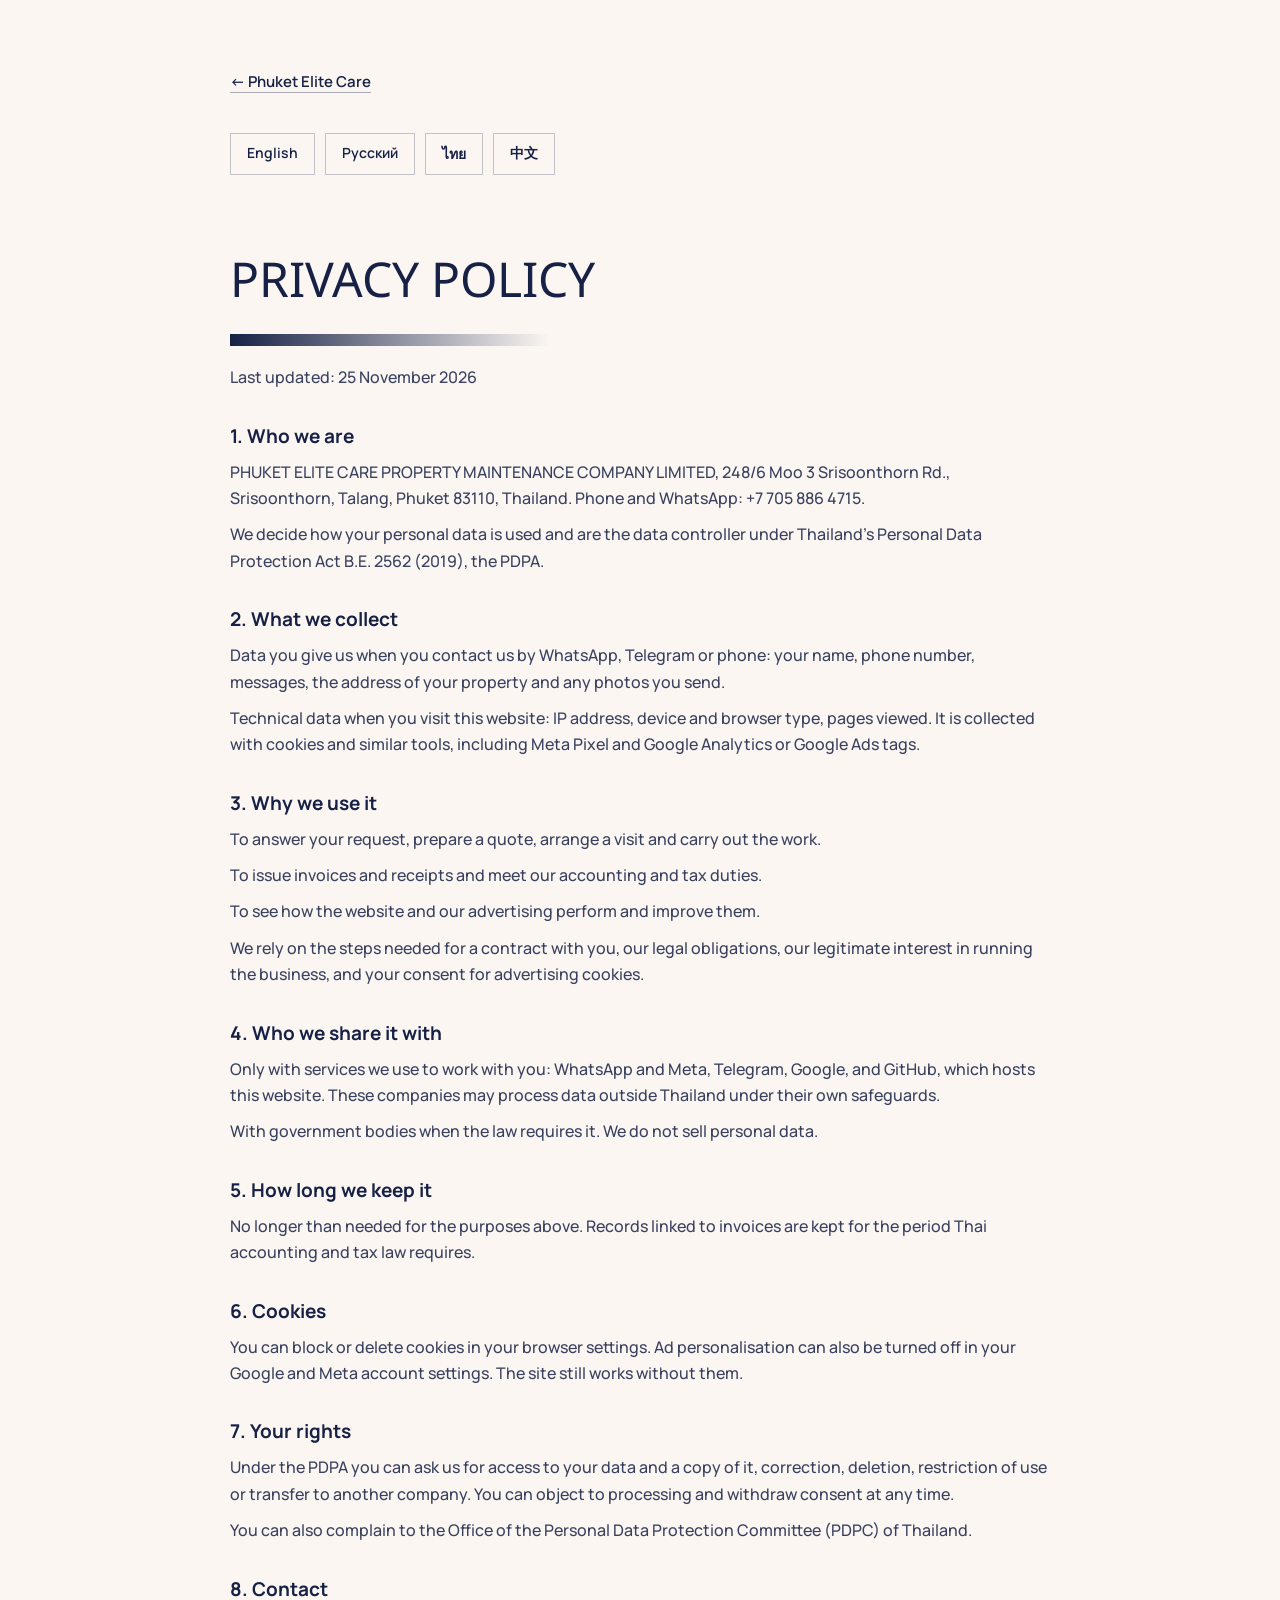
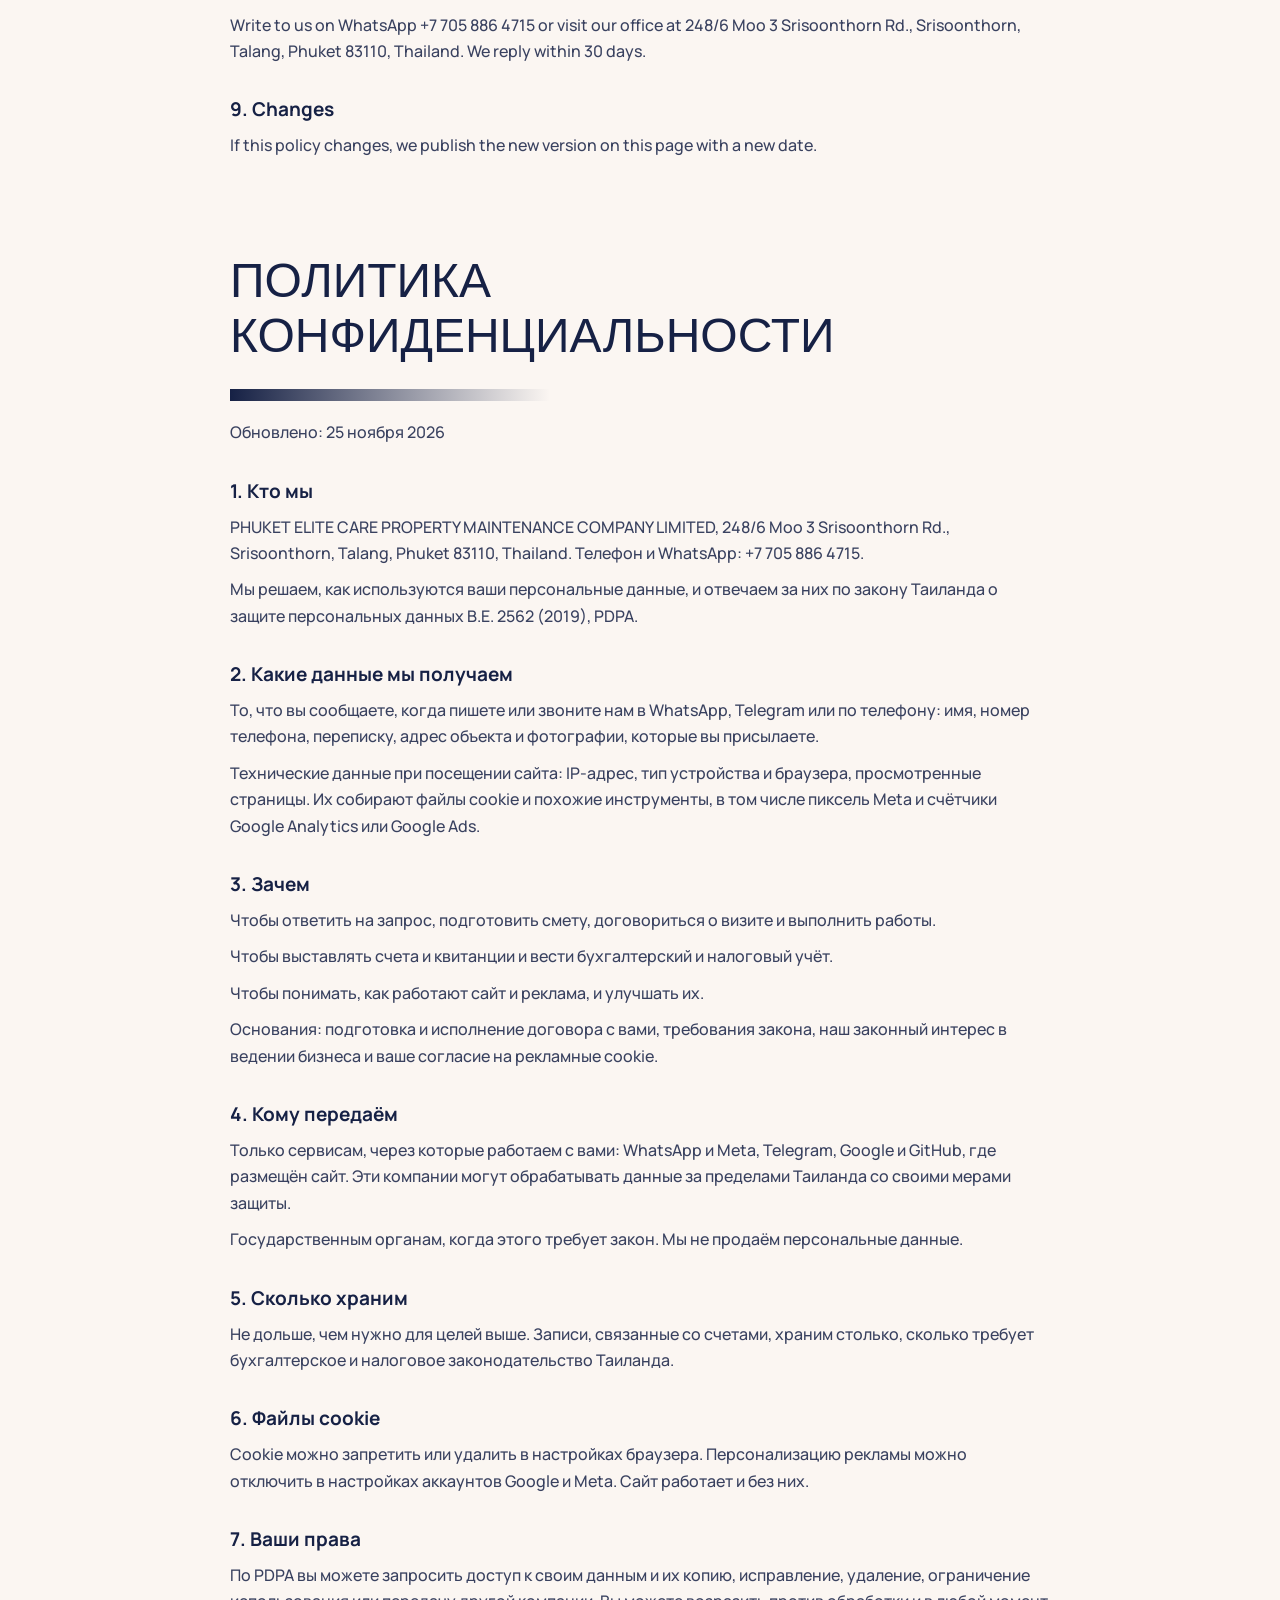
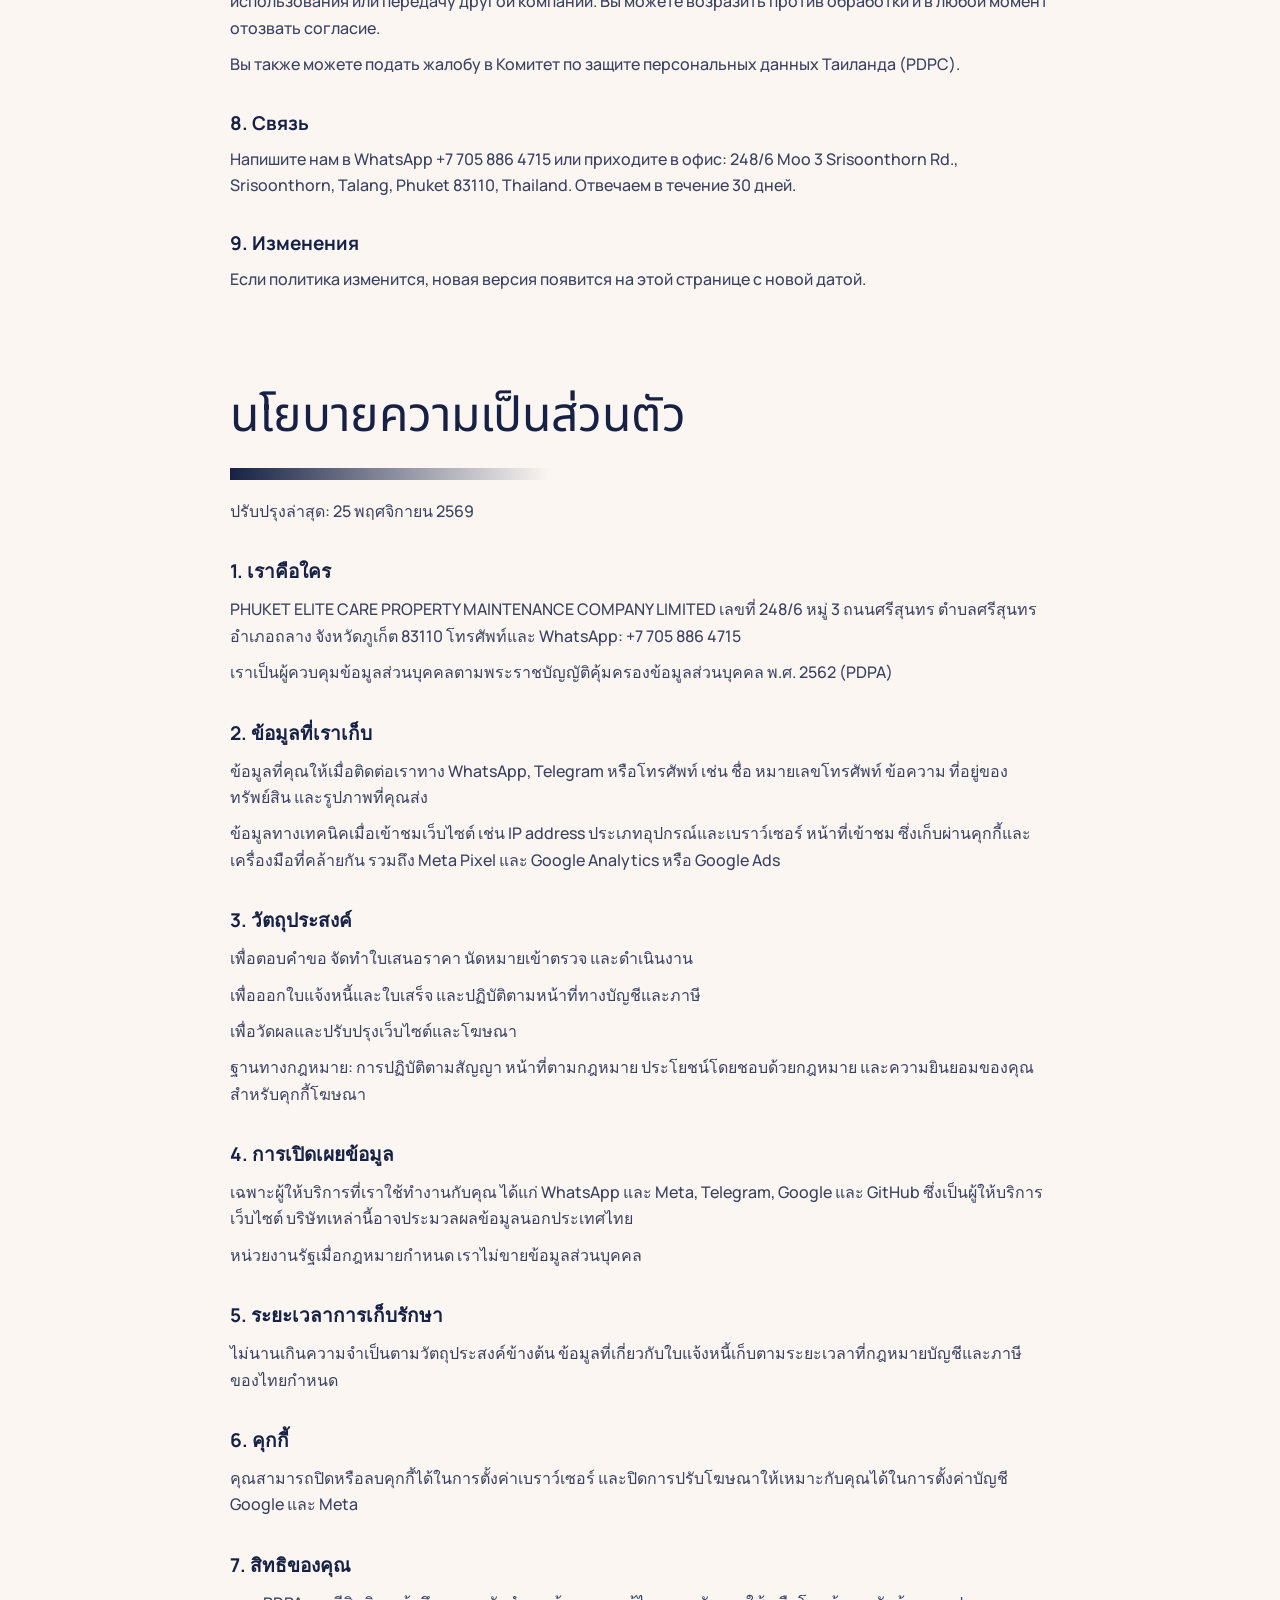
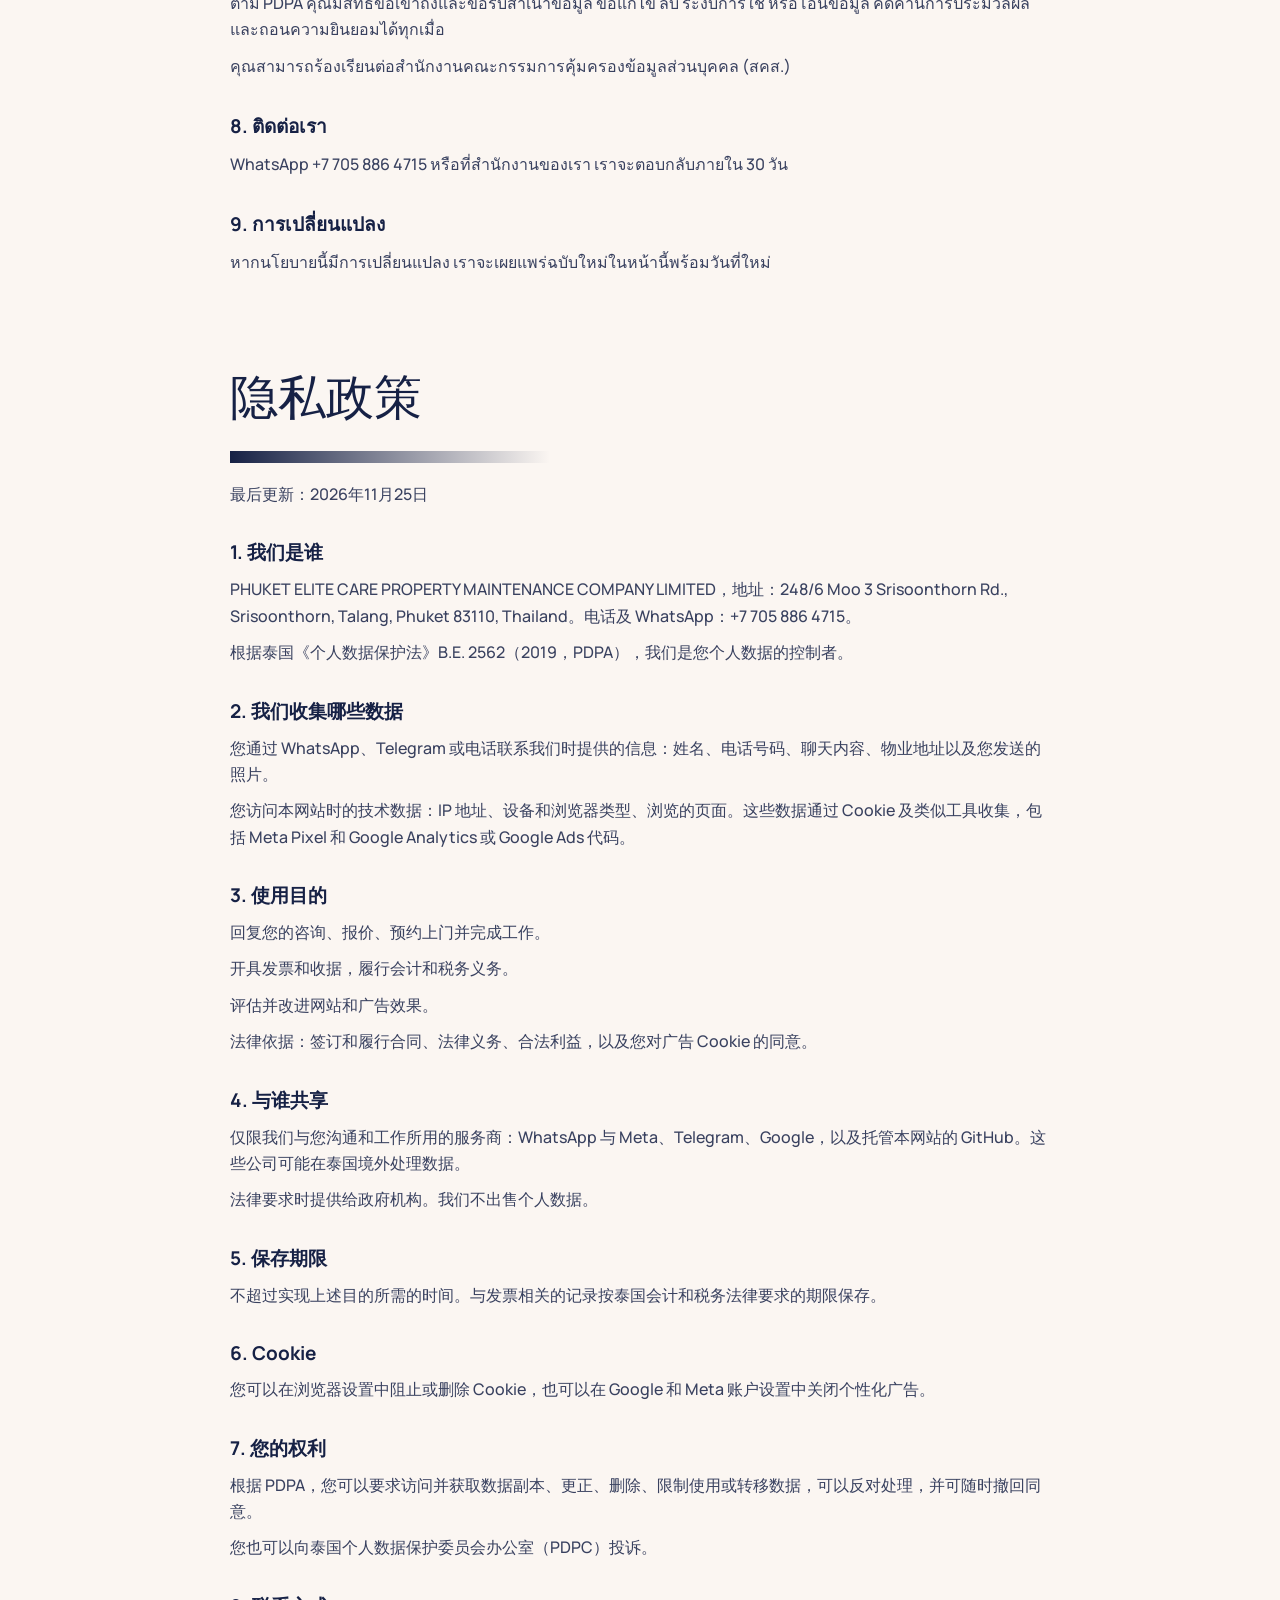
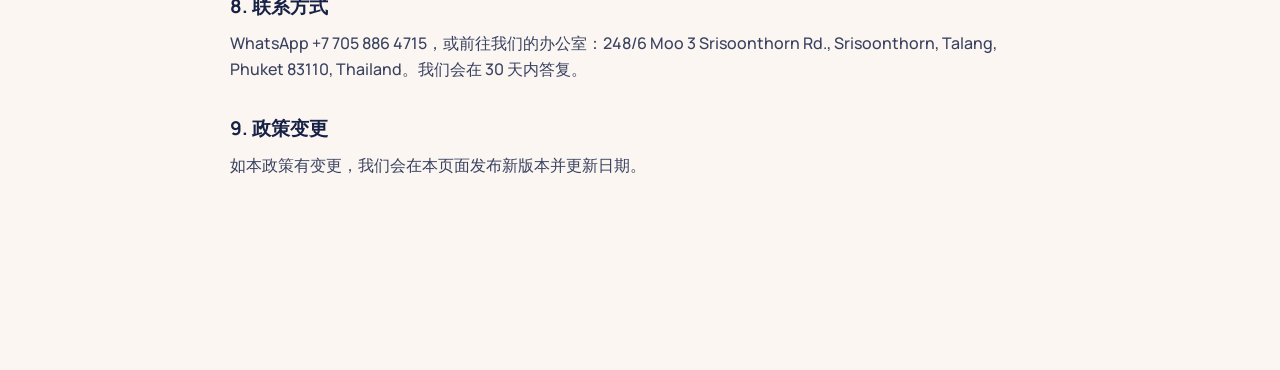
<file: privacy.html>
<!DOCTYPE html><html lang="en"><head><meta charset="UTF-8"><meta name="viewport" content="width=device-width, initial-scale=1.0"><title>Privacy Policy | Phuket Elite Care</title><link rel="icon" href="assets/images/logo-sm.png"><link href="https://fonts.googleapis.com/css2?family=Manrope:wght@500;600;700&family=Syncopate&family=Noto+Sans+Thai:wght@400;600&display=swap" rel="stylesheet"><script async src="https://www.googletagmanager.com/gtag/js?id=G-0B6VZP9K7Z"></script><script>window.dataLayer=window.dataLayer||[];function gtag(){dataLayer.push(arguments);}gtag('js',new Date());gtag('config','G-0B6VZP9K7Z');</script></head><body style="margin:0"><style>
.ecp{background:#FBF6F2;color:#162145;font-family:Manrope,Arial,sans-serif;padding:70px 40px 120px;}
.ecp *{box-sizing:border-box;margin:0;padding:0;}
.ecp-in{max-width:820px;margin:0 auto;}
.ecp-home{display:inline-block;color:#162145;font-weight:600;font-size:15px;text-decoration:none;border-bottom:1px solid rgba(22,33,69,.35);margin-bottom:40px;}
.ecp-langs{display:flex;flex-wrap:wrap;gap:10px;margin-bottom:56px;}
.ecp-langs a{border:1px solid rgba(22,33,69,.25);padding:9px 16px;color:#162145;text-decoration:none;font-weight:600;font-size:14px;}
.ecp-langs a:hover{background:#F29C86;border-color:#F29C86;}
.ecp-sec{padding-top:24px;margin-bottom:72px;}
.ecp h1{font-family:Syncopate,'Noto Sans Thai',Arial,sans-serif;font-weight:400;text-transform:uppercase;font-size:clamp(24px,4.6vw,48px);line-height:1.15;overflow-wrap:break-word;}
.ecp-bar{height:12px;width:min(320px,100%);margin:24px 0 18px;background:linear-gradient(90deg,#162145 0%,rgba(22,33,69,0) 100%);}
.ecp-date{font-size:14px;color:rgba(22,33,69,.65);margin-bottom:36px;}
.ecp h2{font-size:19px;font-weight:700;margin:32px 0 10px;}
.ecp p{font-size:16px;line-height:1.65;font-weight:500;color:rgba(22,33,69,.85);margin-bottom:10px;}
.ecp a{color:#162145;}
@media (max-width:600px){.ecp{padding:48px 20px 80px;}.ecp p{font-size:15px;}}
</style>
<div class="ecp"><div class="ecp-in"><a class="ecp-home" href="./">&larr; Phuket Elite Care</a><nav class="ecp-langs" aria-label="Language"><a href="#privacy-en">English</a><a href="#privacy-ru">Русский</a><a href="#privacy-th">ไทย</a><a href="#privacy-zh">中文</a></nav><section class="ecp-sec" id="privacy-en" lang="en"><h1>Privacy Policy</h1><div class="ecp-bar"></div><p class="ecp-date">Last updated: 25 November 2026</p><h2>1. Who we are</h2><p>PHUKET ELITE CARE PROPERTY MAINTENANCE COMPANY LIMITED, 248/6 Moo 3 Srisoonthorn Rd., Srisoonthorn, Talang, Phuket 83110, Thailand. Phone and WhatsApp: +7 705 886 4715.</p><p>We decide how your personal data is used and are the data controller under Thailand's Personal Data Protection Act B.E. 2562 (2019), the PDPA.</p><h2>2. What we collect</h2><p>Data you give us when you contact us by WhatsApp, Telegram or phone: your name, phone number, messages, the address of your property and any photos you send.</p><p>Technical data when you visit this website: IP address, device and browser type, pages viewed. It is collected with cookies and similar tools, including Meta Pixel and Google Analytics or Google Ads tags.</p><h2>3. Why we use it</h2><p>To answer your request, prepare a quote, arrange a visit and carry out the work.</p><p>To issue invoices and receipts and meet our accounting and tax duties.</p><p>To see how the website and our advertising perform and improve them.</p><p>We rely on the steps needed for a contract with you, our legal obligations, our legitimate interest in running the business, and your consent for advertising cookies.</p><h2>4. Who we share it with</h2><p>Only with services we use to work with you: WhatsApp and Meta, Telegram, Google, and GitHub, which hosts this website. These companies may process data outside Thailand under their own safeguards.</p><p>With government bodies when the law requires it. We do not sell personal data.</p><h2>5. How long we keep it</h2><p>No longer than needed for the purposes above. Records linked to invoices are kept for the period Thai accounting and tax law requires.</p><h2>6. Cookies</h2><p>You can block or delete cookies in your browser settings. Ad personalisation can also be turned off in your Google and Meta account settings. The site still works without them.</p><h2>7. Your rights</h2><p>Under the PDPA you can ask us for access to your data and a copy of it, correction, deletion, restriction of use or transfer to another company. You can object to processing and withdraw consent at any time.</p><p>You can also complain to the Office of the Personal Data Protection Committee (PDPC) of Thailand.</p><h2>8. Contact</h2><p>Write to us on WhatsApp +7 705 886 4715 or visit our office at 248/6 Moo 3 Srisoonthorn Rd., Srisoonthorn, Talang, Phuket 83110, Thailand. We reply within 30 days.</p><h2>9. Changes</h2><p>If this policy changes, we publish the new version on this page with a new date.</p></section><section class="ecp-sec" id="privacy-ru" lang="ru"><h1>Политика конфиденциальности</h1><div class="ecp-bar"></div><p class="ecp-date">Обновлено: 25 ноября 2026</p><h2>1. Кто мы</h2><p>PHUKET ELITE CARE PROPERTY MAINTENANCE COMPANY LIMITED, 248/6 Moo 3 Srisoonthorn Rd., Srisoonthorn, Talang, Phuket 83110, Thailand. Телефон и WhatsApp: +7 705 886 4715.</p><p>Мы решаем, как используются ваши персональные данные, и отвечаем за них по закону Таиланда о защите персональных данных B.E. 2562 (2019), PDPA.</p><h2>2. Какие данные мы получаем</h2><p>То, что вы сообщаете, когда пишете или звоните нам в WhatsApp, Telegram или по телефону: имя, номер телефона, переписку, адрес объекта и фотографии, которые вы присылаете.</p><p>Технические данные при посещении сайта: IP-адрес, тип устройства и браузера, просмотренные страницы. Их собирают файлы cookie и похожие инструменты, в том числе пиксель Meta и счётчики Google Analytics или Google Ads.</p><h2>3. Зачем</h2><p>Чтобы ответить на запрос, подготовить смету, договориться о визите и выполнить работы.</p><p>Чтобы выставлять счета и квитанции и вести бухгалтерский и налоговый учёт.</p><p>Чтобы понимать, как работают сайт и реклама, и улучшать их.</p><p>Основания: подготовка и исполнение договора с вами, требования закона, наш законный интерес в ведении бизнеса и ваше согласие на рекламные cookie.</p><h2>4. Кому передаём</h2><p>Только сервисам, через которые работаем с вами: WhatsApp и Meta, Telegram, Google и GitHub, где размещён сайт. Эти компании могут обрабатывать данные за пределами Таиланда со своими мерами защиты.</p><p>Государственным органам, когда этого требует закон. Мы не продаём персональные данные.</p><h2>5. Сколько храним</h2><p>Не дольше, чем нужно для целей выше. Записи, связанные со счетами, храним столько, сколько требует бухгалтерское и налоговое законодательство Таиланда.</p><h2>6. Файлы cookie</h2><p>Cookie можно запретить или удалить в настройках браузера. Персонализацию рекламы можно отключить в настройках аккаунтов Google и Meta. Сайт работает и без них.</p><h2>7. Ваши права</h2><p>По PDPA вы можете запросить доступ к своим данным и их копию, исправление, удаление, ограничение использования или передачу другой компании. Вы можете возразить против обработки и в любой момент отозвать согласие.</p><p>Вы также можете подать жалобу в Комитет по защите персональных данных Таиланда (PDPC).</p><h2>8. Связь</h2><p>Напишите нам в WhatsApp +7 705 886 4715 или приходите в офис: 248/6 Moo 3 Srisoonthorn Rd., Srisoonthorn, Talang, Phuket 83110, Thailand. Отвечаем в течение 30 дней.</p><h2>9. Изменения</h2><p>Если политика изменится, новая версия появится на этой странице с новой датой.</p></section><section class="ecp-sec" id="privacy-th" lang="th"><h1>นโยบายความเป็นส่วนตัว</h1><div class="ecp-bar"></div><p class="ecp-date">ปรับปรุงล่าสุด: 25 พฤศจิกายน 2569</p><h2>1. เราคือใคร</h2><p>PHUKET ELITE CARE PROPERTY MAINTENANCE COMPANY LIMITED เลขที่ 248/6 หมู่ 3 ถนนศรีสุนทร ตำบลศรีสุนทร อำเภอถลาง จังหวัดภูเก็ต 83110 โทรศัพท์และ WhatsApp: +7 705 886 4715</p><p>เราเป็นผู้ควบคุมข้อมูลส่วนบุคคลตามพระราชบัญญัติคุ้มครองข้อมูลส่วนบุคคล พ.ศ. 2562 (PDPA)</p><h2>2. ข้อมูลที่เราเก็บ</h2><p>ข้อมูลที่คุณให้เมื่อติดต่อเราทาง WhatsApp, Telegram หรือโทรศัพท์ เช่น ชื่อ หมายเลขโทรศัพท์ ข้อความ ที่อยู่ของทรัพย์สิน และรูปภาพที่คุณส่ง</p><p>ข้อมูลทางเทคนิคเมื่อเข้าชมเว็บไซต์ เช่น IP address ประเภทอุปกรณ์และเบราว์เซอร์ หน้าที่เข้าชม ซึ่งเก็บผ่านคุกกี้และเครื่องมือที่คล้ายกัน รวมถึง Meta Pixel และ Google Analytics หรือ Google Ads</p><h2>3. วัตถุประสงค์</h2><p>เพื่อตอบคำขอ จัดทำใบเสนอราคา นัดหมายเข้าตรวจ และดำเนินงาน</p><p>เพื่อออกใบแจ้งหนี้และใบเสร็จ และปฏิบัติตามหน้าที่ทางบัญชีและภาษี</p><p>เพื่อวัดผลและปรับปรุงเว็บไซต์และโฆษณา</p><p>ฐานทางกฎหมาย: การปฏิบัติตามสัญญา หน้าที่ตามกฎหมาย ประโยชน์โดยชอบด้วยกฎหมาย และความยินยอมของคุณสำหรับคุกกี้โฆษณา</p><h2>4. การเปิดเผยข้อมูล</h2><p>เฉพาะผู้ให้บริการที่เราใช้ทำงานกับคุณ ได้แก่ WhatsApp และ Meta, Telegram, Google และ GitHub ซึ่งเป็นผู้ให้บริการเว็บไซต์ บริษัทเหล่านี้อาจประมวลผลข้อมูลนอกประเทศไทย</p><p>หน่วยงานรัฐเมื่อกฎหมายกำหนด เราไม่ขายข้อมูลส่วนบุคคล</p><h2>5. ระยะเวลาการเก็บรักษา</h2><p>ไม่นานเกินความจำเป็นตามวัตถุประสงค์ข้างต้น ข้อมูลที่เกี่ยวกับใบแจ้งหนี้เก็บตามระยะเวลาที่กฎหมายบัญชีและภาษีของไทยกำหนด</p><h2>6. คุกกี้</h2><p>คุณสามารถปิดหรือลบคุกกี้ได้ในการตั้งค่าเบราว์เซอร์ และปิดการปรับโฆษณาให้เหมาะกับคุณได้ในการตั้งค่าบัญชี Google และ Meta</p><h2>7. สิทธิของคุณ</h2><p>ตาม PDPA คุณมีสิทธิขอเข้าถึงและขอรับสำเนาข้อมูล ขอแก้ไข ลบ ระงับการใช้ หรือโอนข้อมูล คัดค้านการประมวลผล และถอนความยินยอมได้ทุกเมื่อ</p><p>คุณสามารถร้องเรียนต่อสำนักงานคณะกรรมการคุ้มครองข้อมูลส่วนบุคคล (สคส.)</p><h2>8. ติดต่อเรา</h2><p>WhatsApp +7 705 886 4715 หรือที่สำนักงานของเรา เราจะตอบกลับภายใน 30 วัน</p><h2>9. การเปลี่ยนแปลง</h2><p>หากนโยบายนี้มีการเปลี่ยนแปลง เราจะเผยแพร่ฉบับใหม่ในหน้านี้พร้อมวันที่ใหม่</p></section><section class="ecp-sec" id="privacy-zh" lang="zh"><h1>隐私政策</h1><div class="ecp-bar"></div><p class="ecp-date">最后更新：2026年11月25日</p><h2>1. 我们是谁</h2><p>PHUKET ELITE CARE PROPERTY MAINTENANCE COMPANY LIMITED，地址：248/6 Moo 3 Srisoonthorn Rd., Srisoonthorn, Talang, Phuket 83110, Thailand。电话及 WhatsApp：+7 705 886 4715。</p><p>根据泰国《个人数据保护法》B.E. 2562（2019，PDPA），我们是您个人数据的控制者。</p><h2>2. 我们收集哪些数据</h2><p>您通过 WhatsApp、Telegram 或电话联系我们时提供的信息：姓名、电话号码、聊天内容、物业地址以及您发送的照片。</p><p>您访问本网站时的技术数据：IP 地址、设备和浏览器类型、浏览的页面。这些数据通过 Cookie 及类似工具收集，包括 Meta Pixel 和 Google Analytics 或 Google Ads 代码。</p><h2>3. 使用目的</h2><p>回复您的咨询、报价、预约上门并完成工作。</p><p>开具发票和收据，履行会计和税务义务。</p><p>评估并改进网站和广告效果。</p><p>法律依据：签订和履行合同、法律义务、合法利益，以及您对广告 Cookie 的同意。</p><h2>4. 与谁共享</h2><p>仅限我们与您沟通和工作所用的服务商：WhatsApp 与 Meta、Telegram、Google，以及托管本网站的 GitHub。这些公司可能在泰国境外处理数据。</p><p>法律要求时提供给政府机构。我们不出售个人数据。</p><h2>5. 保存期限</h2><p>不超过实现上述目的所需的时间。与发票相关的记录按泰国会计和税务法律要求的期限保存。</p><h2>6. Cookie</h2><p>您可以在浏览器设置中阻止或删除 Cookie，也可以在 Google 和 Meta 账户设置中关闭个性化广告。</p><h2>7. 您的权利</h2><p>根据 PDPA，您可以要求访问并获取数据副本、更正、删除、限制使用或转移数据，可以反对处理，并可随时撤回同意。</p><p>您也可以向泰国个人数据保护委员会办公室（PDPC）投诉。</p><h2>8. 联系方式</h2><p>WhatsApp +7 705 886 4715，或前往我们的办公室：248/6 Moo 3 Srisoonthorn Rd., Srisoonthorn, Talang, Phuket 83110, Thailand。我们会在 30 天内答复。</p><h2>9. 政策变更</h2><p>如本政策有变更，我们会在本页面发布新版本并更新日期。</p></section></div></div>
</body></html>
</file>
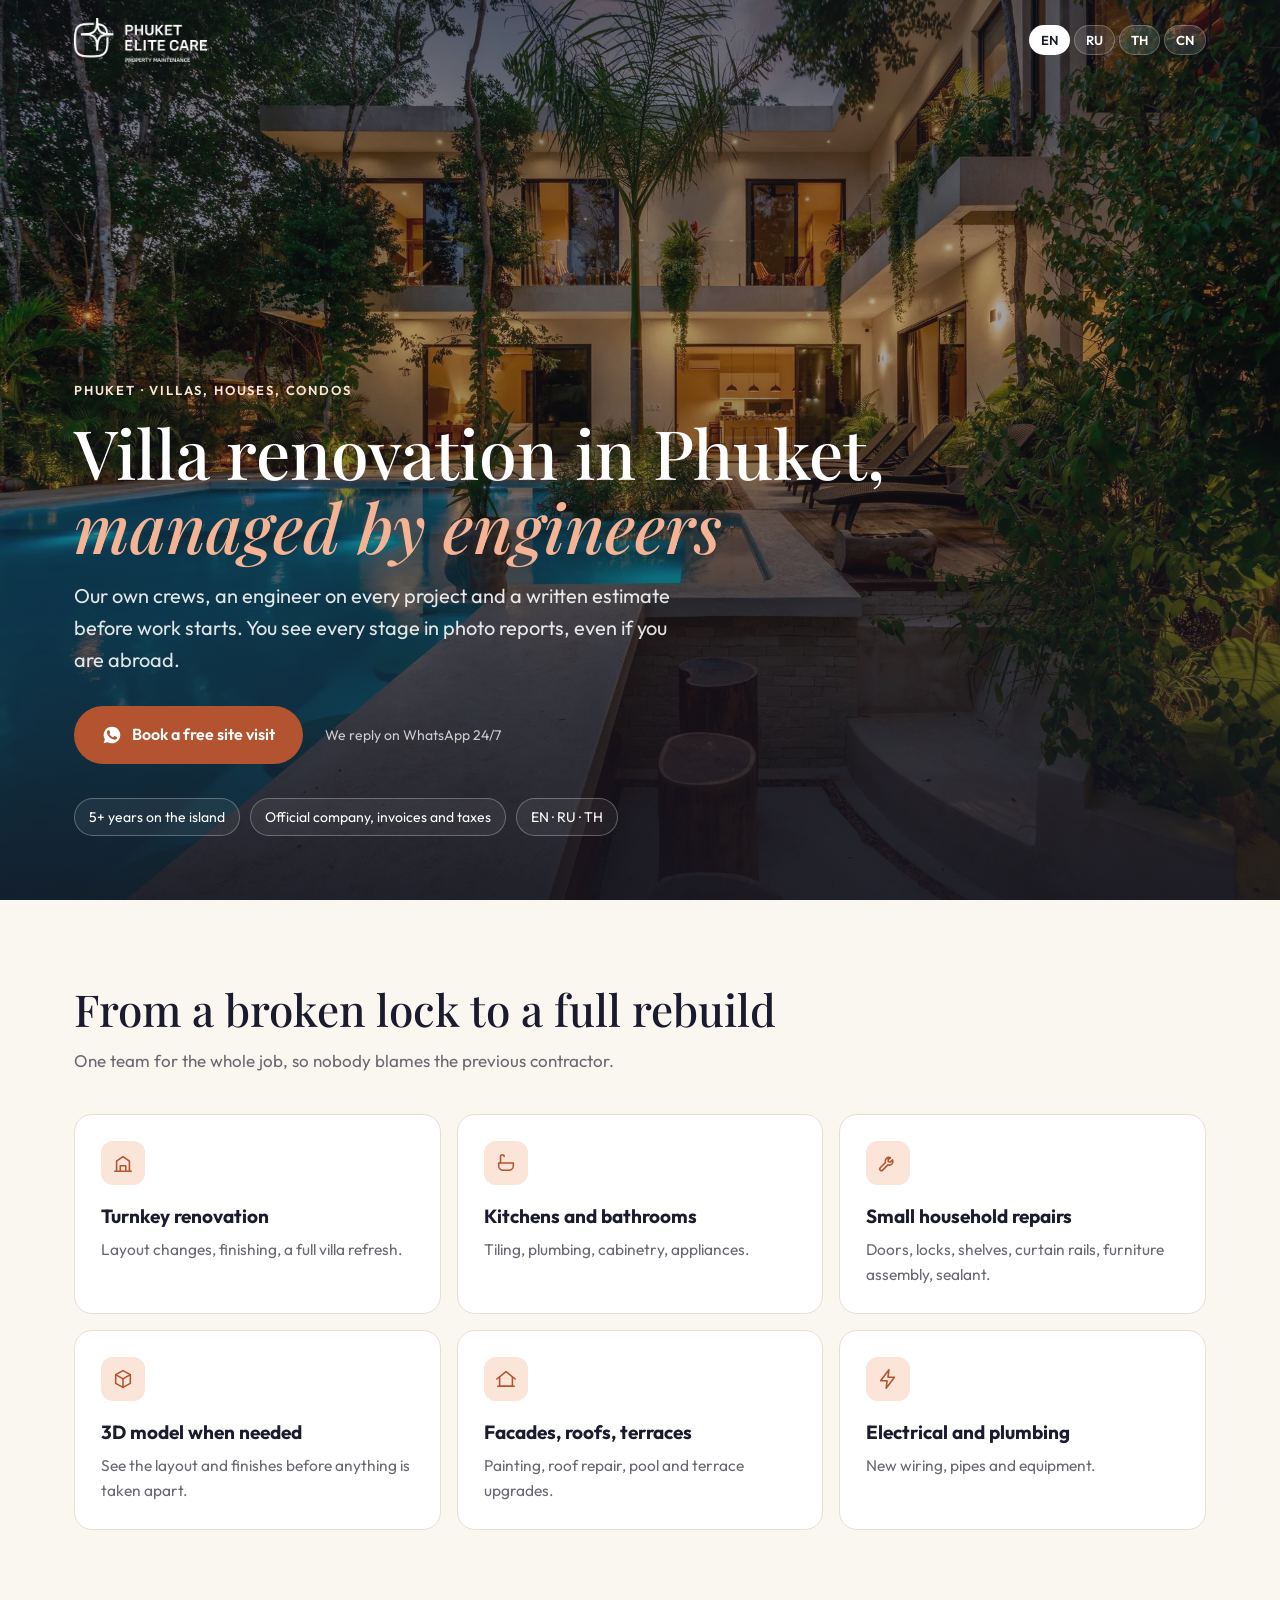
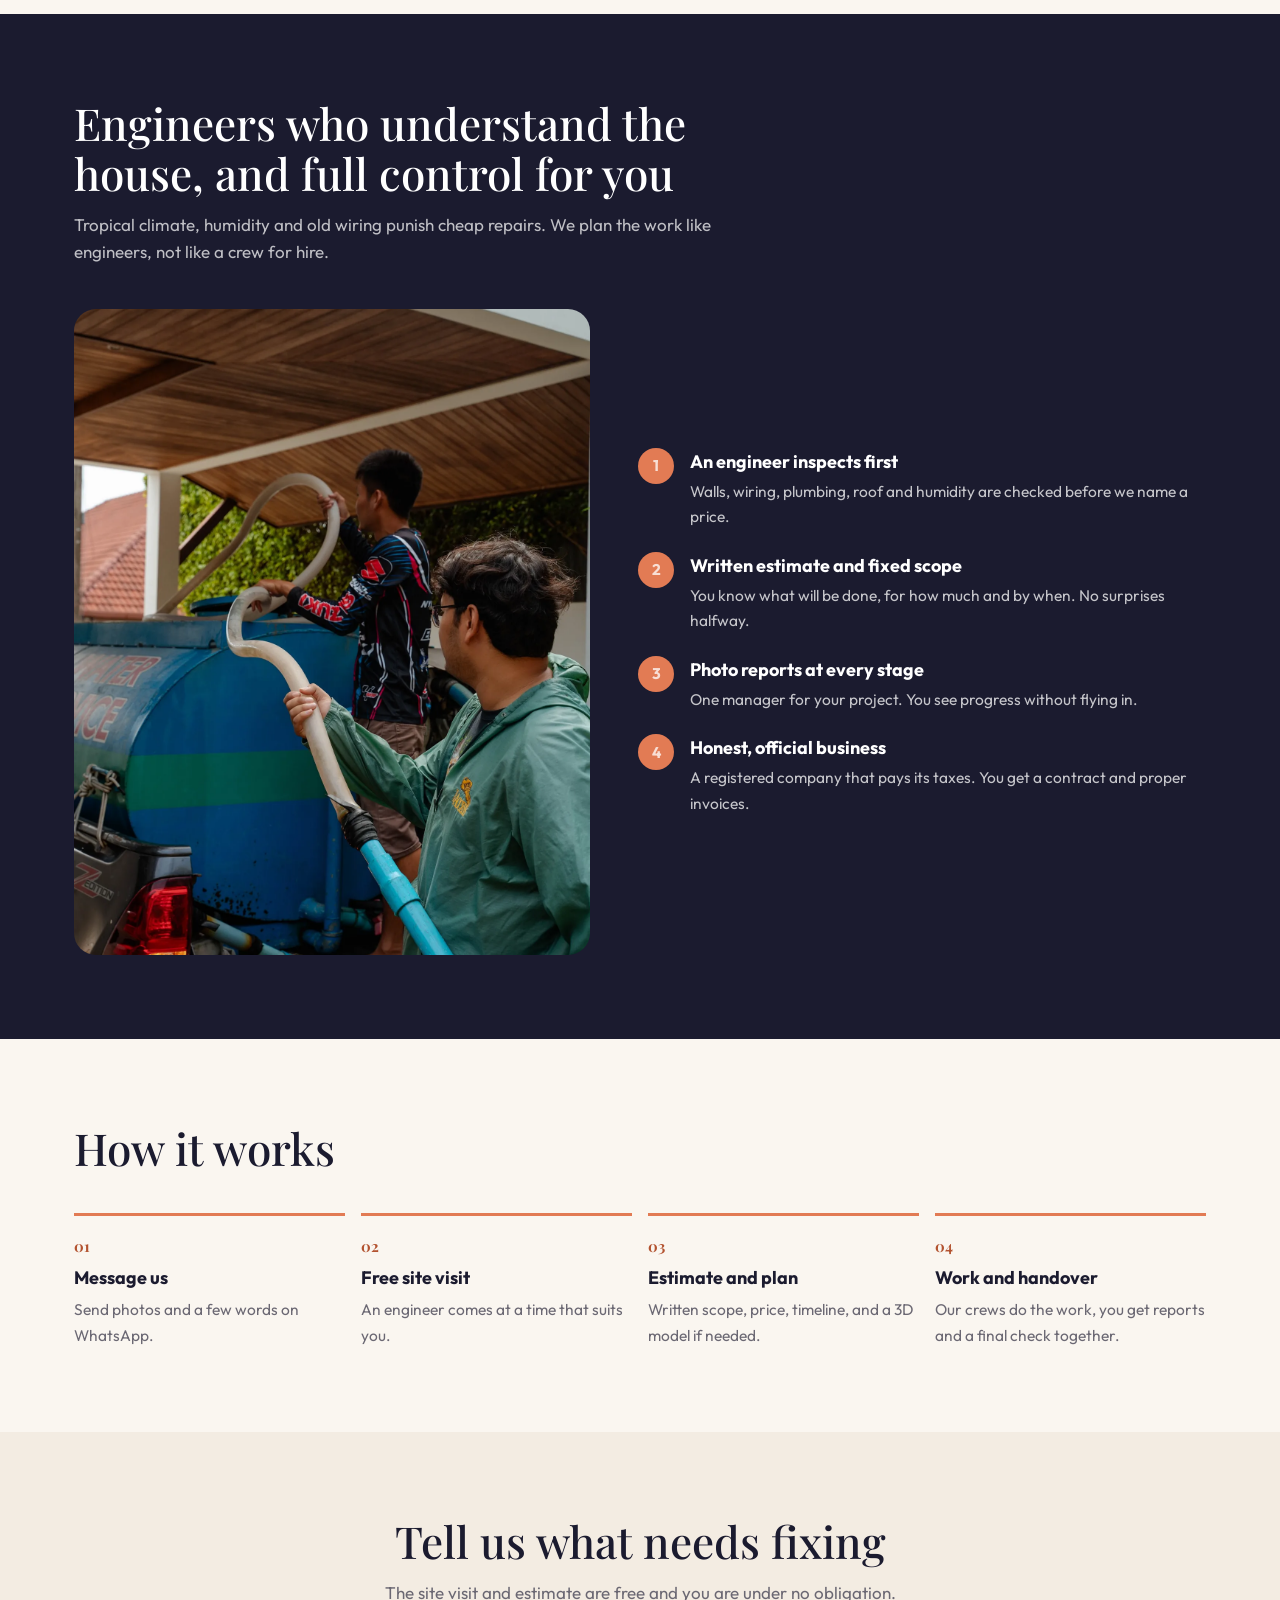
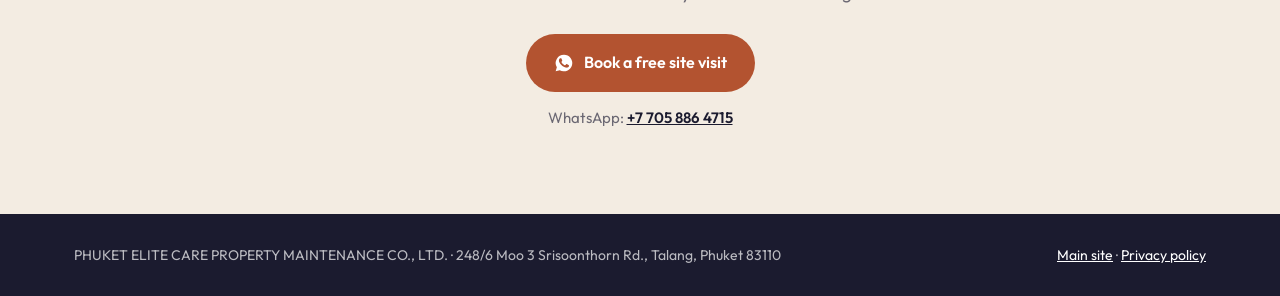
<file: renovation.html>
<!DOCTYPE html>
<html lang="en">
<head>
<meta charset="UTF-8">
<meta name="viewport" content="width=device-width, initial-scale=1.0">
<title>Villa Renovation in Phuket, Managed by Engineers | Phuket Elite Care</title>
<meta name="description" content="Villa renovation and repairs in Phuket by our own crews under engineer supervision. Free site visit, written estimate, 3D model when needed, photo reports at every stage.">
<link rel="icon" href="assets/images/logo-sm.png">
<meta property="og:type" content="website">
<meta property="og:title" content="Villa renovation in Phuket, managed by engineers">
<meta property="og:description" content="Own crews, an engineer on every project, a written estimate before work starts.">
<meta property="og:image" content="https://a1exxx.github.io/elitecare-phuket/assets/images/og-cover.jpg">
<link rel="preconnect" href="https://fonts.googleapis.com">
<link rel="preconnect" href="https://fonts.gstatic.com" crossorigin>
<link href="https://fonts.googleapis.com/css2?family=Playfair+Display:ital,wght@0,500;0,600;1,500&family=Outfit:wght@400;500;600;700&family=Noto+Sans+Thai:wght@400;500;600;700&family=Noto+Sans+SC:wght@400;500;600;700&display=swap" rel="stylesheet">
<link rel="preload" as="image" href="assets/images/hero-villa.webp" fetchpriority="high">
<!-- Google Analytics: Elite Care Phuket -->
<script async src="https://www.googletagmanager.com/gtag/js?id=G-0B6VZP9K7Z"></script>
<script>window.dataLayer=window.dataLayer||[];function gtag(){dataLayer.push(arguments);}gtag('js',new Date());gtag('config','G-0B6VZP9K7Z');</script>
<style>
:root{--navy:#1b1b2f;--navy-2:#23233b;--terra:#e27b54;--terra-d:#b35330;--terra-l:#fbe4d8;--cream:#faf6f0;--cream-2:#f3ece2;--sand:#e8dfd2;--ink:#33313a;--soft:#6b6873;
--disp:"Playfair Display",Georgia,serif;--sans:"Outfit",-apple-system,BlinkMacSystemFont,sans-serif;--ease:cubic-bezier(.16,1,.3,1)}
html[lang=th]{--sans:"Noto Sans Thai","Outfit",sans-serif;--disp:"Noto Sans Thai",serif}
html[lang=zh]{--sans:"Noto Sans SC","Outfit",sans-serif;--disp:"Noto Sans SC",serif}
*{box-sizing:border-box;margin:0;padding:0}
body{font-family:var(--sans);color:var(--ink);background:var(--cream);line-height:1.6;-webkit-font-smoothing:antialiased}
a{color:inherit}
img{display:block;max-width:100%}
.wrap{max-width:1180px;margin:0 auto;padding:0 24px}
.skip{position:absolute;left:-999px}.skip:focus{left:12px;top:12px;background:#fff;padding:8px 12px;z-index:99}
.btn{display:inline-flex;align-items:center;justify-content:center;gap:10px;font-family:var(--sans);font-weight:600;font-size:16px;text-decoration:none;border-radius:999px;padding:16px 28px;transition:transform .2s var(--ease),background .2s}
.btn:hover{transform:translateY(-2px)}
.btn:focus-visible{outline:3px solid var(--terra);outline-offset:3px}
.btn-wa{background:var(--terra-d);color:#fff}.btn-wa:hover{background:#9e4628}
.btn svg{width:20px;height:20px;flex-shrink:0}
/* header */
.top{position:absolute;inset:0 0 auto 0;z-index:5}
.top .wrap{display:flex;align-items:center;justify-content:space-between;gap:16px;padding-top:18px;padding-bottom:18px}
.top img{height:44px;width:auto;filter:brightness(0) invert(1)}
.langs{display:flex;gap:4px}
.langs button{background:rgba(255,255,255,.12);color:#fff;border:1px solid rgba(255,255,255,.25);border-radius:999px;padding:6px 11px;font:600 13px var(--sans);cursor:pointer}
.langs button[aria-pressed=true]{background:#fff;color:var(--navy)}
/* hero */
.hero{position:relative;min-height:100svh;display:flex;align-items:flex-end;color:#fff;background:var(--navy)}
.hero-bg{position:absolute;inset:0;background:url(assets/images/hero-villa.webp) center/cover no-repeat}
.hero-bg:after{content:"";position:absolute;inset:0;background:linear-gradient(180deg,rgba(21,21,31,.55) 0%,rgba(21,21,31,.35) 35%,rgba(21,21,31,.88) 100%)}
.hero .wrap{position:relative;padding-top:120px;padding-bottom:64px;width:100%}
.eyebrow{font-size:13px;font-weight:600;letter-spacing:.14em;text-transform:uppercase;color:var(--terra-l)}
.hero h1{font-family:var(--disp);font-weight:500;font-size:clamp(34px,6vw,68px);line-height:1.08;margin:14px 0 18px;max-width:880px}
.hero h1 em{font-style:italic;color:#f6b393}
.hero .lead{font-size:clamp(17px,2vw,20px);max-width:620px;color:rgba(255,255,255,.88)}
.hero-cta{display:flex;flex-wrap:wrap;align-items:center;gap:14px 22px;margin-top:30px}
.hero-note{font-size:14px;color:rgba(255,255,255,.75)}
.facts{display:flex;flex-wrap:wrap;gap:10px;margin-top:34px}
.facts span{border:1px solid rgba(255,255,255,.28);border-radius:999px;padding:7px 14px;font-size:14px;background:rgba(255,255,255,.06)}
/* sections */
section.s{padding:84px 0}
.s h2{font-family:var(--disp);font-weight:500;font-size:clamp(28px,4vw,44px);line-height:1.15;color:var(--navy);max-width:720px}
.s .sub{color:var(--soft);font-size:17px;max-width:640px;margin-top:12px}
.grid{display:grid;grid-template-columns:repeat(3,1fr);gap:16px;margin-top:40px}
.card{background:#fff;border:1px solid var(--sand);border-radius:18px;padding:26px}
.card h3{font-size:19px;color:var(--navy);margin-bottom:6px}
.card p{color:var(--soft);font-size:15.5px}
.card .ic{width:44px;height:44px;border-radius:12px;background:var(--terra-l);color:var(--terra-d);display:flex;align-items:center;justify-content:center;margin-bottom:16px}
.card .ic svg{width:22px;height:22px}
/* control */
.ctrl{background:var(--navy);color:#fff}
.ctrl h2{color:#fff}.ctrl .sub{color:rgba(255,255,255,.72)}
.ctrl-grid{display:grid;grid-template-columns:1fr 1.1fr;gap:48px;align-items:center;margin-top:44px}
.ctrl-photo{border-radius:22px;overflow:hidden;aspect-ratio:4/5}
.ctrl-photo img{width:100%;height:100%;object-fit:cover}
.ctrl ul{list-style:none;display:grid;gap:22px}
.ctrl li{display:flex;gap:16px}
.ctrl li b{display:block;font-size:18px;margin-bottom:2px}
.ctrl li span{color:rgba(255,255,255,.75);font-size:15.5px}
.num{flex-shrink:0;width:36px;height:36px;border-radius:50%;background:var(--terra);color:var(--navy);font-weight:700;display:flex;align-items:center;justify-content:center}
/* steps */
.steps{display:grid;grid-template-columns:repeat(4,1fr);gap:16px;margin-top:40px;counter-reset:st}
.step{border-top:3px solid var(--terra);padding-top:18px}
.step b{display:block;color:var(--navy);font-size:18px;margin-bottom:4px}
.step b:before{counter-increment:st;content:counter(st,decimal-leading-zero);display:block;font-family:var(--disp);color:var(--terra-d);font-size:15px;margin-bottom:6px}
.step span{color:var(--soft);font-size:15.5px}
/* final */
.final{background:var(--cream-2);text-align:center}
.final h2{margin:0 auto}.final .sub{margin:12px auto 0}
.final .btn{margin-top:28px}
.phone{margin-top:14px;font-size:15px;color:var(--soft)}
.phone a{color:var(--navy);font-weight:600}
footer{background:var(--navy);color:rgba(255,255,255,.7);font-size:14px;padding:30px 0}
footer .wrap{display:flex;flex-wrap:wrap;gap:8px 24px;justify-content:space-between}
footer a{color:#fff}
/* sticky mobile cta */
.sticky{display:none}
@media (max-width:900px){.grid{grid-template-columns:1fr 1fr}.ctrl-grid{grid-template-columns:1fr}.ctrl-photo{aspect-ratio:16/10}.steps{grid-template-columns:1fr 1fr}}
@media (max-width:600px){
 .wrap{padding:0 18px}.top img{height:36px}.langs button{padding:5px 9px;font-size:12px}
 .hero .wrap{padding-top:96px;padding-bottom:40px}.facts{margin-top:24px}.facts span{font-size:13px;padding:6px 11px}
 section.s{padding:60px 0}.grid{grid-template-columns:1fr;gap:12px;margin-top:28px}.card{padding:20px}
 .steps{grid-template-columns:1fr;gap:20px}.ctrl-grid{gap:28px;margin-top:28px}
 .hero-cta .btn{width:100%}
 .sticky{display:flex;position:fixed;left:12px;right:12px;bottom:12px;z-index:20;box-shadow:0 12px 30px -10px rgba(0,0,0,.45);opacity:0;transform:translateY(120%);pointer-events:none;transition:opacity .3s var(--ease),transform .3s var(--ease)}
 .sticky.on{opacity:1;transform:none;pointer-events:auto}
 body{padding-bottom:76px}
}
@media (prefers-reduced-motion:reduce){*{transition:none!important}}
</style>
</head>
<body>
<a class="skip" href="#main">Skip to content</a>
<svg width="0" height="0" style="position:absolute" aria-hidden="true">
 <symbol id="i-wa" viewBox="0 0 24 24" fill="currentColor"><path d="M12 2a10 10 0 0 0-8.6 15.1L2 22l5-1.3A10 10 0 1 0 12 2zm5.8 14.1c-.2.7-1.4 1.3-2 1.4-.5.1-1.2.1-1.9-.1-.4-.1-1-.3-1.7-.6-3-1.3-5-4.4-5.1-4.6-.2-.2-1.2-1.6-1.2-3.1s.8-2.2 1-2.5c.3-.3.6-.4.8-.4h.6c.2 0 .4 0 .6.5l.9 2.1c.1.2.1.4 0 .6l-.3.5-.4.5c-.1.1-.3.3-.1.6.2.3.8 1.3 1.7 2.1 1.2 1 2.1 1.4 2.4 1.5.3.2.5.1.7-.1l.9-1.1c.2-.3.4-.2.7-.1l2 1c.3.1.5.2.5.3.1.1.1.7-.1 1.4z"/></symbol>
 <symbol id="i-reno" viewBox="0 0 24 24" fill="none" stroke="currentColor" stroke-width="1.7" stroke-linecap="round" stroke-linejoin="round"><path d="M3 21h18"/><path d="M5 21V10l7-5 7 5v11"/><path d="M9 21v-6h6v6"/></symbol>
 <symbol id="i-bath" viewBox="0 0 24 24" fill="none" stroke="currentColor" stroke-width="1.7" stroke-linecap="round" stroke-linejoin="round"><path d="M4 12h16v3a5 5 0 0 1-5 5H9a5 5 0 0 1-5-5z"/><path d="M6 12V5a2 2 0 0 1 4 0"/></symbol>
 <symbol id="i-tool" viewBox="0 0 24 24" fill="none" stroke="currentColor" stroke-width="1.7" stroke-linecap="round" stroke-linejoin="round"><path d="M14.7 6.3a4 4 0 0 0-5.4 5.1L3.5 17.2a1.8 1.8 0 0 0 2.6 2.6l5.8-5.8a4 4 0 0 0 5.1-5.4l-2.4 2.4-2.2-.4-.4-2.2z"/></symbol>
 <symbol id="i-cube" viewBox="0 0 24 24" fill="none" stroke="currentColor" stroke-width="1.7" stroke-linecap="round" stroke-linejoin="round"><path d="M12 2.8 20 7.3v9.4l-8 4.5-8-4.5V7.3z"/><path d="M4 7.3l8 4.5 8-4.5"/><path d="M12 11.8v9.4"/></symbol>
 <symbol id="i-roof" viewBox="0 0 24 24" fill="none" stroke="currentColor" stroke-width="1.7" stroke-linecap="round" stroke-linejoin="round"><path d="M2 12 12 4l10 8"/><path d="M5 10v10h14V10"/><path d="M3 20h18"/></symbol>
 <symbol id="i-bolt" viewBox="0 0 24 24" fill="none" stroke="currentColor" stroke-width="1.7" stroke-linecap="round" stroke-linejoin="round"><path d="M13 2 4 14h7l-1 8 9-12h-7z"/></symbol>
</svg>

<header class="top">
 <div class="wrap">
  <a href="./" aria-label="Phuket Elite Care"><img src="assets/images/logo-sm.png" alt="Phuket Elite Care" width="132" height="44"></a>
  <div class="langs" role="group" aria-label="Language">
   <button type="button" data-lang="en">EN</button><button type="button" data-lang="ru">RU</button><button type="button" data-lang="th">TH</button><button type="button" data-lang="zh">CN</button>
  </div>
 </div>
</header>

<main id="main">
<section class="hero">
 <div class="hero-bg" role="img" aria-label="Villa in Phuket"></div>
 <div class="wrap">
  <p class="eyebrow" data-t="eyebrow">Phuket · villas, houses, condos</p>
  <h1 data-t-html="h1">Villa renovation in Phuket, <em>managed by engineers</em></h1>
  <p class="lead" data-t="lead">Our own crews, an engineer on every project and a written estimate before work starts. You see every stage in photo reports, even if you are abroad.</p>
  <div class="hero-cta">
   <a class="btn btn-wa wa" href="https://wa.me/77058864715" target="_blank" rel="noopener"><svg><use href="#i-wa"/></svg><span data-t="cta">Book a free site visit</span></a>
   <span class="hero-note" data-t="ctaNote">We reply on WhatsApp 24/7</span>
  </div>
  <div class="facts"><span data-t="f1">5+ years on the island</span><span data-t="f2">Official company, invoices and taxes</span><span data-t="f3">EN · RU · TH</span></div>
 </div>
</section>

<section class="s">
 <div class="wrap">
  <h2 data-t="svcH">From a broken lock to a full rebuild</h2>
  <p class="sub" data-t="svcSub">One team for the whole job, so nobody blames the previous contractor.</p>
  <div class="grid">
   <div class="card"><div class="ic"><svg><use href="#i-reno"/></svg></div><h3 data-t="s1">Turnkey renovation</h3><p data-t="s1t">Layout changes, finishing, a full villa refresh.</p></div>
   <div class="card"><div class="ic"><svg><use href="#i-bath"/></svg></div><h3 data-t="s2">Kitchens and bathrooms</h3><p data-t="s2t">Tiling, plumbing, cabinetry, appliances.</p></div>
   <div class="card"><div class="ic"><svg><use href="#i-tool"/></svg></div><h3 data-t="s3">Small household repairs</h3><p data-t="s3t">Doors, locks, shelves, curtain rails, furniture assembly, sealant.</p></div>
   <div class="card"><div class="ic"><svg><use href="#i-cube"/></svg></div><h3 data-t="s4">3D model when needed</h3><p data-t="s4t">See the layout and finishes before anything is taken apart.</p></div>
   <div class="card"><div class="ic"><svg><use href="#i-roof"/></svg></div><h3 data-t="s5">Facades, roofs, terraces</h3><p data-t="s5t">Painting, roof repair, pool and terrace upgrades.</p></div>
   <div class="card"><div class="ic"><svg><use href="#i-bolt"/></svg></div><h3 data-t="s6">Electrical and plumbing</h3><p data-t="s6t">New wiring, pipes and equipment.</p></div>
  </div>
 </div>
</section>

<section class="s ctrl">
 <div class="wrap">
  <h2 data-t="ctrlH">Engineers who understand the house, and full control for you</h2>
  <p class="sub" data-t="ctrlSub">Tropical climate, humidity and old wiring punish cheap repairs. We plan the work like engineers, not like a crew for hire.</p>
  <div class="ctrl-grid">
   <div class="ctrl-photo"><img src="assets/images/photo-01-DSC03140.webp" alt="Elite Care technical crew servicing a villa water system" loading="lazy" width="800" height="1000"></div>
   <ul>
    <li><span class="num">1</span><div><b data-t="c1">An engineer inspects first</b><span data-t="c1t">Walls, wiring, plumbing, roof and humidity are checked before we name a price.</span></div></li>
    <li><span class="num">2</span><div><b data-t="c2">Written estimate and fixed scope</b><span data-t="c2t">You know what will be done, for how much and by when. No surprises halfway.</span></div></li>
    <li><span class="num">3</span><div><b data-t="c3">Photo reports at every stage</b><span data-t="c3t">One manager for your project. You see progress without flying in.</span></div></li>
    <li><span class="num">4</span><div><b data-t="c4">Honest, official business</b><span data-t="c4t">A registered company that pays its taxes. You get a contract and proper invoices.</span></div></li>
   </ul>
  </div>
 </div>
</section>

<section class="s">
 <div class="wrap">
  <h2 data-t="stH">How it works</h2>
  <div class="steps">
   <div class="step"><b data-t="st1">Message us</b><span data-t="st1t">Send photos and a few words on WhatsApp.</span></div>
   <div class="step"><b data-t="st2">Free site visit</b><span data-t="st2t">An engineer comes at a time that suits you.</span></div>
   <div class="step"><b data-t="st3">Estimate and plan</b><span data-t="st3t">Written scope, price, timeline, and a 3D model if needed.</span></div>
   <div class="step"><b data-t="st4">Work and handover</b><span data-t="st4t">Our crews do the work, you get reports and a final check together.</span></div>
  </div>
 </div>
</section>

<section class="s final">
 <div class="wrap">
  <h2 data-t="finH">Tell us what needs fixing</h2>
  <p class="sub" data-t="finSub">The site visit and estimate are free and you are under no obligation.</p>
  <a class="btn btn-wa wa" href="https://wa.me/77058864715" target="_blank" rel="noopener"><svg><use href="#i-wa"/></svg><span data-t="cta">Book a free site visit</span></a>
  <p class="phone">WhatsApp: <a class="wa" href="https://wa.me/77058864715" target="_blank" rel="noopener">+7 705 886 4715</a></p>
 </div>
</section>
</main>

<a class="btn btn-wa wa sticky" href="https://wa.me/77058864715" target="_blank" rel="noopener"><svg><use href="#i-wa"/></svg><span data-t="cta">Book a free site visit</span></a>

<footer>
 <div class="wrap">
  <span>PHUKET ELITE CARE PROPERTY MAINTENANCE CO., LTD. · 248/6 Moo 3 Srisoonthorn Rd., Talang, Phuket 83110</span>
  <span><a href="./" data-t="home">Main site</a> · <a href="privacy.html" data-t="privacy">Privacy policy</a></span>
 </div>
</footer>

<script>
(function(){
var T={
en:{eyebrow:"Phuket · villas, houses, condos",h1:"Villa renovation in Phuket, <em>managed by engineers</em>",lead:"Our own crews, an engineer on every project and a written estimate before work starts. You see every stage in photo reports, even if you are abroad.",cta:"Book a free site visit",ctaNote:"We reply on WhatsApp 24/7",f1:"5+ years on the island",f2:"Official company, invoices and taxes",f3:"EN · RU · TH",
svcH:"From a broken lock to a full rebuild",svcSub:"One team for the whole job, so nobody blames the previous contractor.",s1:"Turnkey renovation",s1t:"Layout changes, finishing, a full villa refresh.",s2:"Kitchens and bathrooms",s2t:"Tiling, plumbing, cabinetry, appliances.",s3:"Small household repairs",s3t:"Doors, locks, shelves, curtain rails, furniture assembly, sealant.",s4:"3D model when needed",s4t:"See the layout and finishes before anything is taken apart.",s5:"Facades, roofs, terraces",s5t:"Painting, roof repair, pool and terrace upgrades.",s6:"Electrical and plumbing",s6t:"New wiring, pipes and equipment.",
ctrlH:"Engineers who understand the house, and full control for you",ctrlSub:"Tropical climate, humidity and old wiring punish cheap repairs. We plan the work like engineers, not like a crew for hire.",c1:"An engineer inspects first",c1t:"Walls, wiring, plumbing, roof and humidity are checked before we name a price.",c2:"Written estimate and fixed scope",c2t:"You know what will be done, for how much and by when. No surprises halfway.",c3:"Photo reports at every stage",c3t:"One manager for your project. You see progress without flying in.",c4:"Honest, official business",c4t:"A registered company that pays its taxes. You get a contract and proper invoices.",
stH:"How it works",st1:"Message us",st1t:"Send photos and a few words on WhatsApp.",st2:"Free site visit",st2t:"An engineer comes at a time that suits you.",st3:"Estimate and plan",st3t:"Written scope, price, timeline, and a 3D model if needed.",st4:"Work and handover",st4t:"Our crews do the work, you get reports and a final check together.",
finH:"Tell us what needs fixing",finSub:"The site visit and estimate are free and you are under no obligation.",home:"Main site",privacy:"Privacy policy",
title:"Villa Renovation in Phuket, Managed by Engineers | Phuket Elite Care",wa:"Hello! I would like a free site visit for a renovation / repair."},
ru:{eyebrow:"Пхукет · виллы, дома, кондо",h1:"Ремонт и реновация вилл на Пхукете <em>под контролем инженеров</em>",lead:"Свои бригады, инженер на каждом объекте и письменная смета до начала работ. Каждый этап видно на фотоотчётах, даже если вы не на острове.",cta:"Бесплатный выезд на осмотр",ctaNote:"Отвечаем в WhatsApp 24/7",f1:"5+ лет на острове",f2:"Официальная компания, счета и налоги",f3:"EN · RU · TH",
svcH:"От сломанного замка до полной перестройки",svcSub:"Одна команда на всю работу, поэтому валить вину на прошлого подрядчика не на кого.",s1:"Реновация под ключ",s1t:"Перепланировка, отделка, обновление виллы целиком.",s2:"Кухни и санузлы",s2t:"Плитка, сантехника, мебель, техника.",s3:"Мелкий бытовой ремонт",s3t:"Двери, замки, полки, карнизы, сборка мебели, герметик.",s4:"3D-модель при необходимости",s4t:"Планировку и отделку видно до того, как что-то разобрали.",s5:"Фасады, кровля, террасы",s5t:"Покраска, ремонт кровли, обновление бассейна и террас.",s6:"Электрика и сантехника",s6t:"Замена проводки, труб и оборудования.",
ctrlH:"Инженеры, которые понимают дом, и полный контроль для вас",ctrlSub:"Тропики, влажность и старая проводка быстро наказывают дешёвый ремонт. Мы планируем работу как инженеры, а не как бригада по объявлению.",c1:"Сначала смотрит инженер",c1t:"Стены, проводка, сантехника, кровля и влажность проверяются до того, как мы назовём цену.",c2:"Письменная смета и понятный объём",c2t:"Вы знаете, что сделаем, сколько это стоит и к какому сроку. Без сюрпризов посередине.",c3:"Фотоотчёт на каждом этапе",c3t:"Один менеджер на ваш объект. Ход работ видно без перелёта.",c4:"Честный официальный бизнес",c4t:"Зарегистрированная компания: платим налоги, подписываем договор, выдаём настоящие счета.",
stH:"Как мы работаем",st1:"Напишите нам",st1t:"Пришлите фото и пару слов в WhatsApp.",st2:"Бесплатный выезд",st2t:"Инженер приедет в удобное вам время.",st3:"Смета и план",st3t:"Письменный объём работ, цена, сроки и 3D-модель, если нужна.",st4:"Работы и сдача",st4t:"Работают наши бригады, вы получаете отчёты, в конце вместе принимаем объект.",
finH:"Расскажите, что нужно сделать",finSub:"Выезд и смета бесплатны и ни к чему не обязывают.",home:"Основной сайт",privacy:"Политика конфиденциальности",
title:"Ремонт и реновация вилл на Пхукете под контролем инженеров | Phuket Elite Care",wa:"Здравствуйте! Хочу бесплатный выезд на осмотр по ремонту."},
th:{eyebrow:"ภูเก็ต · วิลล่า บ้าน คอนโด",h1:"รีโนเวทวิลล่าในภูเก็ต <em>ควบคุมโดยวิศวกร</em>",lead:"ทีมช่างของเราเอง มีวิศวกรดูแลทุกงาน และใบเสนอราคาเป็นลายลักษณ์อักษรก่อนเริ่มงาน คุณเห็นทุกขั้นตอนผ่านรายงานภาพถ่าย แม้อยู่ต่างประเทศ",cta:"นัดตรวจหน้างานฟรี",ctaNote:"ตอบทาง WhatsApp ตลอด 24 ชม.",f1:"ประสบการณ์บนเกาะกว่า 5 ปี",f2:"บริษัทจดทะเบียน ออกใบกำกับภาษี",f3:"EN · RU · TH",
svcH:"ตั้งแต่กุญแจเสียไปจนถึงปรับปรุงทั้งหลัง",svcSub:"ทีมเดียวดูแลงานทั้งหมด ไม่มีการโทษผู้รับเหมาคนก่อน",s1:"รีโนเวทครบวงจร",s1t:"ปรับผัง งานตกแต่ง ปรับปรุงวิลล่าทั้งหลัง",s2:"ห้องครัวและห้องน้ำ",s2t:"กระเบื้อง ประปา ตู้ และเครื่องใช้",s3:"งานซ่อมเล็กน้อยในบ้าน",s3t:"ประตู กุญแจ ชั้นวาง ราวผ้าม่าน ประกอบเฟอร์นิเจอร์ ยาแนว",s4:"โมเดล 3 มิติเมื่อจำเป็น",s4t:"เห็นผังและวัสดุตกแต่งก่อนเริ่มรื้อ",s5:"ผนังภายนอก หลังคา ระเบียง",s5t:"ทาสี ซ่อมหลังคา ปรับปรุงสระและระเบียง",s6:"ไฟฟ้าและประปา",s6t:"เดินสายไฟ ท่อ และอุปกรณ์ใหม่",
ctrlH:"วิศวกรที่เข้าใจบ้าน และคุณควบคุมได้ทุกขั้นตอน",ctrlSub:"อากาศร้อนชื้นและสายไฟเก่าทำให้งานซ่อมราคาถูกพังเร็ว เราวางแผนงานแบบวิศวกร",c1:"วิศวกรตรวจก่อน",c1t:"ตรวจผนัง สายไฟ ประปา หลังคา และความชื้น ก่อนเสนอราคา",c2:"ใบเสนอราคาและขอบเขตงานชัดเจน",c2t:"รู้ว่าจะทำอะไร ราคาเท่าไร และเสร็จเมื่อไร",c3:"รายงานภาพถ่ายทุกขั้นตอน",c3t:"ผู้จัดการหนึ่งคนดูแลงานของคุณ เห็นความคืบหน้าโดยไม่ต้องบินมา",c4:"ธุรกิจถูกต้องโปร่งใส",c4t:"บริษัทจดทะเบียน เสียภาษี ทำสัญญา และออกใบกำกับภาษี",
stH:"ขั้นตอนการทำงาน",st1:"ทักเรา",st1t:"ส่งรูปและรายละเอียดสั้น ๆ ทาง WhatsApp",st2:"ตรวจหน้างานฟรี",st2t:"วิศวกรเข้าไปตรวจในเวลาที่คุณสะดวก",st3:"ใบเสนอราคาและแผนงาน",st3t:"ขอบเขตงาน ราคา ระยะเวลา และโมเดล 3 มิติหากจำเป็น",st4:"ลงมือทำและส่งมอบ",st4t:"ทีมของเราทำงาน คุณได้รับรายงาน และตรวจรับงานร่วมกัน",
finH:"บอกเราว่าต้องซ่อมอะไร",finSub:"ตรวจหน้างานและประเมินราคาฟรี ไม่มีข้อผูกมัด",home:"เว็บไซต์หลัก",privacy:"นโยบายความเป็นส่วนตัว",
title:"รีโนเวทวิลล่าในภูเก็ต ควบคุมโดยวิศวกร | Phuket Elite Care",wa:"สวัสดีครับ อยากนัดตรวจหน้างานฟรีเรื่องรีโนเวท/ซ่อมแซม"},
zh:{eyebrow:"普吉岛 · 别墅、住宅、公寓",h1:"普吉岛别墅翻新，<em>由工程师全程把控</em>",lead:"自有施工团队，每个项目都有工程师负责，开工前提供书面报价。即使您不在岛上，也能通过照片报告看到每个阶段。",cta:"预约免费上门勘察",ctaNote:"WhatsApp 全天候回复",f1:"深耕海岛 5 年以上",f2:"正规公司，开具发票，依法纳税",f3:"英 · 俄 · 泰",
svcH:"从修一把锁到整栋翻新",svcSub:"一支团队负责到底，不存在推给上一个施工方。",s1:"整体翻新",s1t:"格局调整、装修饰面、别墅整体焕新。",s2:"厨房与卫浴",s2t:"瓷砖、给排水、橱柜与电器。",s3:"日常小修",s3t:"门、锁、搁板、窗帘杆、家具组装、打胶。",s4:"按需3D建模",s4t:"动工之前先看布局和饰面效果。",s5:"外墙、屋顶、露台",s5t:"刷漆、屋顶维修、泳池和露台翻新。",s6:"水电改造",s6t:"更换电线、管道和设备。",
ctrlH:"懂房子的工程师，让您全程掌控",ctrlSub:"热带气候、潮湿和老旧线路会让廉价维修很快出问题。我们以工程师的方式规划施工。",c1:"工程师先勘察",c1t:"报价前检查墙体、线路、给排水、屋顶和湿度。",c2:"书面报价，范围明确",c2t:"做什么、多少钱、何时完工，一清二楚。",c3:"每个阶段都有照片报告",c3t:"一位项目经理对接，不用飞来也能看到进度。",c4:"诚信合规经营",c4t:"注册公司，依法纳税，签订合同，开具正规发票。",
stH:"合作流程",st1:"联系我们",st1t:"通过 WhatsApp 发送照片和简单说明。",st2:"免费上门勘察",st2t:"工程师在您方便的时间上门。",st3:"报价与方案",st3t:"书面施工范围、价格、工期，需要时提供3D模型。",st4:"施工与交付",st4t:"由我们的团队施工，您收到报告，最后共同验收。",
finH:"告诉我们需要修什么",finSub:"上门勘察和报价免费，没有任何义务。",home:"主站",privacy:"隐私政策",
title:"普吉岛别墅翻新，由工程师全程把控 | Phuket Elite Care",wa:"您好！我想预约免费上门勘察（翻新/维修）。"}
};
var WA="https://wa.me/77058864715";
function pick(){var q=(location.search.match(/[?&]lang=(en|ru|th|zh)/)||[])[1];if(q)return q;try{var s=localStorage.getItem("ec_lang");if(T[s])return s;}catch(e){}var n=(navigator.language||"en").slice(0,2);return n==="ru"?"ru":n==="th"?"th":n==="zh"?"zh":"en";}
function apply(l){var d=T[l];document.documentElement.lang=l;document.title=d.title;
 document.querySelectorAll("[data-t]").forEach(function(e){var k=e.getAttribute("data-t");if(d[k])e.textContent=d[k];});
 document.querySelectorAll("[data-t-html]").forEach(function(e){var k=e.getAttribute("data-t-html");if(d[k])e.innerHTML=d[k];});
 document.querySelectorAll("a.wa").forEach(function(a){a.href=WA+"?text="+encodeURIComponent(d.wa);});
 document.querySelectorAll(".langs button").forEach(function(b){b.setAttribute("aria-pressed",b.getAttribute("data-lang")===l?"true":"false");});
 try{localStorage.setItem("ec_lang",l);}catch(e){}}
document.querySelectorAll(".langs button").forEach(function(b){b.addEventListener("click",function(){apply(b.getAttribute("data-lang"));});});
document.querySelectorAll("a.wa").forEach(function(a){a.addEventListener("click",function(){if(window.gtag)gtag("event","whatsapp_click",{page:"renovation",lang:document.documentElement.lang});});});
apply(pick());
var st=document.querySelector('.sticky'),hb=document.querySelector('.hero-cta .btn'),fb=document.querySelector('.final .btn');
if('IntersectionObserver' in window&&st){var vis={};var io=new IntersectionObserver(function(es){es.forEach(function(e){vis[e.target===hb?'h':'f']=e.isIntersecting;});st.classList.toggle('on',!vis.h&&!vis.f);});io.observe(hb);io.observe(fb);}else if(st){st.classList.add('on');}
})();
</script>
</body>
</html>
</file>
<file: styles.css>
/* ============================================================
   Phuket Elite Care — design tokens
   Colors sampled from the client's real logo + live ad creatives
   ============================================================ */
:root{
  --navy-950: #15151f;
  --navy-900: #1b1b2f;
  --navy-800: #23233b;
  --navy-600: #3c3d5c;
  --navy-400: #6b6c8c;

  /* Brand coral. Passes contrast as a large-text / icon color and on navy,
     but NOT as a background for white body text — hence the darker steps below. */
  --terracotta-500: #e27b54;
  --terracotta-600: #c8623d;
  --terracotta-700: #b35330; /* white text on this: 5.0:1 */
  --terracotta-800: #8f3d20; /* small text on cream / on terracotta-100 */
  --terracotta-100: #fbe4d8;

  --cream-50: #faf6f0;
  --cream-100: #f3ece2;
  --sand-200: #e8dfd2;

  --white: #ffffff;
  --ink: #33313a;
  --ink-soft: #6b6873;

  --font-display: "Playfair Display", Georgia, serif;
  --font-sans: "Outfit", -apple-system, BlinkMacSystemFont, sans-serif;

  --radius-sm: 10px;
  --radius-md: 18px;
  --radius-lg: 28px;

  --shadow-soft: 0 24px 60px -30px rgba(27,27,47,0.28);
  --shadow-card: 0 16px 40px -24px rgba(27,27,47,0.22);

  --ease: cubic-bezier(0.16,1,0.3,1);
  --dur-fast: 180ms;
  --dur-base: 300ms;
  --dur-slow: 500ms;

  --container: 1240px;
}

*,*::before,*::after{ box-sizing:border-box; }
html{ scroll-behavior:smooth; }
@media (prefers-reduced-motion: reduce){
  html{ scroll-behavior:auto; }
  *,*::before,*::after{ animation-duration:0.001ms !important; animation-iteration-count:1 !important; transition-duration:0.001ms !important; scroll-behavior:auto !important; }
}

body{
  margin:0;
  background:var(--cream-50);
  color:var(--ink);
  font-family:var(--font-sans);
  font-size:16px;
  line-height:1.6;
  -webkit-font-smoothing:antialiased;
}

img{ max-width:100%; display:block; }
a{ color:inherit; text-decoration:none; }
button{ font-family:inherit; }
ul,ol{ margin:0; padding:0; list-style:none; }
h1,h2,h3,h4,p{ margin:0; }
input,select,textarea{ font-family:inherit; font-size:16px; }

.icon{ display:inline-block; flex-shrink:0; vertical-align:middle; fill:none; stroke:currentColor; }
#icon-sparkle,#icon-star,#icon-electrical,#icon-send{ fill:currentColor; }
svg use{ color:inherit; }

section{ position:relative; }
.eyebrow{
  font-size:13px;
  font-weight:600;
  letter-spacing:0.14em;
  text-transform:uppercase;
  color:var(--terracotta-700);
  margin:0 0 14px;
}
h1,h2,h3{ font-family:var(--font-sans); font-weight:600; color:var(--navy-900); letter-spacing:-0.01em; }
/* Russian compounds are long enough to overflow a 320px screen unbroken. */
h1,h2,h3,p,li{ overflow-wrap:break-word; }
em{ font-family:var(--font-display); font-style:italic; font-weight:600; color:var(--terracotta-700); }

h1{ font-size:clamp(2.4rem, 5vw, 3.8rem); line-height:1.08; }
h2{ font-size:clamp(1.9rem, 3.4vw, 2.7rem); line-height:1.15; }
h3{ font-size:1.2rem; line-height:1.35; }

.section-lead{ font-size:1.05rem; color:var(--ink-soft); max-width:52ch; line-height:1.65; }
.section-head{ max-width:640px; margin:0 auto 56px; text-align:left; }

/* ---------- skip link ---------- */
.skip-link{
  position:absolute; left:16px; top:-60px; z-index:200;
  background:var(--navy-900); color:var(--white);
  padding:10px 18px; border-radius:0 0 var(--radius-sm) var(--radius-sm);
  transition:top var(--dur-fast) var(--ease);
}
.skip-link:focus{ top:0; }

/* ---------- reveal-on-scroll ---------- */
.reveal{ opacity:0; transform:translateY(22px); transition:opacity var(--dur-slow) var(--ease), transform var(--dur-slow) var(--ease); }
.reveal.is-visible{ opacity:1; transform:translateY(0); }
@media (prefers-reduced-motion: reduce){ .reveal{ opacity:1; transform:none; } }

/* ---------- buttons ---------- */
.btn{
  display:inline-flex; align-items:center; justify-content:center; gap:9px;
  padding:13px 24px; border-radius:999px; font-weight:500; font-size:0.98rem;
  border:1px solid transparent; cursor:pointer;
  transition:transform var(--dur-fast) var(--ease), background var(--dur-fast) var(--ease), border-color var(--dur-fast) var(--ease), box-shadow var(--dur-fast) var(--ease);
  white-space:nowrap; max-width:100%;
}
/* Russian and Thai labels are long: let them wrap rather than overflow. */
@media (max-width:520px){
  .btn{ white-space:normal; text-align:center; }
}
.btn:active{ transform:scale(0.97); }
.btn-primary{ background:var(--terracotta-700); color:var(--white); box-shadow:0 12px 28px -12px rgba(179,83,48,0.5); }
.btn-primary:hover{ background:var(--terracotta-800); }
.btn:focus-visible{ outline:2px solid var(--navy-900); outline-offset:3px; }
.btn-ghost{ background:transparent; border-color:var(--sand-200); color:var(--navy-900); }
.btn-ghost:hover{ border-color:var(--navy-900); }
.btn-lg{ padding:15px 30px; font-size:1.02rem; }
.btn-block{ width:100%; }

/* ============================================================
   HEADER
   ============================================================ */
.site-header{
  position:sticky; top:0; z-index:100;
  background:rgba(250,246,240,0.9);
  backdrop-filter:blur(14px);
  border-bottom:1px solid rgba(232,223,210,0.7);
  transition:box-shadow var(--dur-base) var(--ease);
}
.site-header.is-lifted{ box-shadow:0 8px 24px -18px rgba(27,27,47,0.35); }
.header-inner{
  max-width:var(--container); margin:0 auto; padding:14px 28px;
  display:flex; align-items:center; gap:32px;
}
.logo img{ height:34px; width:auto; }
.nav-links{ display:flex; gap:26px; margin-right:auto; margin-left:12px; min-width:0; }
/* Russian labels are long: let them shrink before they wrap onto two lines. */
.nav-links a{ font-size:0.94rem; font-weight:500; color:var(--navy-800); position:relative; padding:4px 0; white-space:nowrap; }
@media (max-width:1300px){
  .nav-links{ gap:18px; margin-left:6px; }
  .nav-links a{ font-size:0.88rem; }
  .header-inner{ gap:18px; }
}
.nav-links a::after{
  content:""; position:absolute; left:0; right:100%; bottom:0; height:2px; background:var(--terracotta-500);
  transition:right var(--dur-base) var(--ease);
}
.nav-links a:hover::after{ right:0; }
.header-cta{ flex-shrink:0; }
.nav-toggle{
  display:none; background:none; border:none; color:var(--navy-900); cursor:pointer; padding:6px; margin-left:8px;
}
.nav-toggle .icon-close{ display:none; }
.nav-toggle[aria-expanded="true"] .icon-open{ display:none; }
.nav-toggle[aria-expanded="true"] .icon-close{ display:inline-block; }
.mobile-nav{
  display:none; flex-direction:column; gap:2px; padding:8px 28px 22px;
  background:var(--cream-50); border-bottom:1px solid var(--sand-200);
}
.mobile-nav a{ padding:12px 4px; font-weight:500; border-bottom:1px solid var(--sand-200); }
.mobile-nav .btn{ margin-top:14px; }
.mobile-nav.is-open{ display:flex; }

/* ============================================================
   HERO — full-bleed villa, content left
   ============================================================ */
.hero{
  position:relative; isolation:isolate;
  min-height:min(88dvh, 820px);
  display:flex; align-items:flex-end;
  padding:120px 28px 48px;
  overflow:hidden;
}
.hero-bg{
  position:absolute; inset:0; z-index:-2;
  width:100%; height:100%; object-fit:cover;
}
/* Tuned by sampling the composited pixels: white display text clears 5.2:1
   over the brightest part of the photograph, while the villa stays legible.
   Going darker buys contrast nobody needs and hides the image. */
.hero-scrim{
  position:absolute; inset:0; z-index:-1;
  background:
    linear-gradient(100deg, rgba(21,21,31,0.9) 0%, rgba(21,21,31,0.78) 42%, rgba(21,21,31,0.3) 72%, rgba(21,21,31,0.4) 100%),
    linear-gradient(to top, rgba(21,21,31,0.62) 0%, rgba(21,21,31,0) 60%);
}
.hero-inner{
  max-width:var(--container); margin:0 auto; width:100%;
  display:flex; justify-content:space-between; align-items:flex-end; gap:48px; flex-wrap:wrap;
}
.hero-content{ max-width:640px; }
.hero h1{ color:var(--white); text-wrap:balance; }
.hero h1 em{ color:var(--terracotta-500); }
/* Brand coral is too dark to sit on a photograph — use the light tint instead. */
.eyebrow-light{ color:var(--terracotta-100); }
.hero-lead{
  margin:22px 0 34px; font-size:1.08rem; line-height:1.7; max-width:52ch;
  color:rgba(255,255,255,0.82);
}
.hero-actions{ display:flex; gap:16px; flex-wrap:wrap; }

.hero-stats{ display:flex; flex-direction:column; gap:12px; }
/* Solid tint rather than a blurred glass panel: the scrim already separates
   these cards from the photograph, and blurring a layer that sits over a
   2000px image costs GPU on mobile for no legibility gain. */
.hero-stat{
  display:flex; align-items:center; gap:14px;
  padding:16px 22px; border-radius:var(--radius-md);
  background:rgba(21,21,31,0.78);
  border:1px solid rgba(255,255,255,0.14);
  box-shadow:inset 0 1px 0 rgba(255,255,255,0.08);
  color:var(--white);
}
.hero-stat .icon{ color:var(--terracotta-500); }
.hero-stat strong{ display:block; font-size:1rem; }
.hero-stat span{ font-size:0.84rem; color:rgba(255,255,255,0.68); }

.btn-glass{
  background:rgba(255,255,255,0.14); color:var(--white);
  border-color:rgba(255,255,255,0.35);
}
.btn-glass:hover{ background:rgba(255,255,255,0.18); border-color:rgba(255,255,255,0.55); }

/* ============================================================
   LANGUAGE SWITCH
   ============================================================ */
.lang-switch{ position:relative; flex-shrink:0; }
.lang-btn{
  display:flex; align-items:center; gap:7px;
  padding:9px 12px; border-radius:999px; cursor:pointer;
  background:transparent; border:1px solid var(--sand-200); color:var(--navy-900);
  font-size:0.88rem; font-weight:500;
  transition:border-color var(--dur-fast) var(--ease), background var(--dur-fast) var(--ease);
}
.lang-btn:hover{ border-color:var(--navy-900); }
.lang-btn:focus-visible{ outline:2px solid var(--terracotta-700); outline-offset:2px; }
.lang-current{ min-width:2ch; }
.lang-chevron{ transition:transform var(--dur-base) var(--ease); opacity:0.6; }
.lang-btn[aria-expanded="true"] .lang-chevron{ transform:rotate(180deg); }
.lang-menu{
  position:absolute; right:0; top:calc(100% + 8px); z-index:120;
  min-width:150px; padding:6px;
  background:var(--white); border:1px solid var(--sand-200);
  border-radius:var(--radius-sm); box-shadow:var(--shadow-card);
}
.lang-menu li{
  padding:9px 12px; border-radius:6px; cursor:pointer; font-size:0.92rem;
  transition:background var(--dur-fast) var(--ease);
}
.lang-menu li:hover{ background:var(--cream-100); }
.lang-menu li:focus-visible{ outline:2px solid var(--terracotta-700); outline-offset:-2px; }
.lang-menu li[aria-selected="true"]{ color:var(--terracotta-700); font-weight:600; }

/* Latin type has no Thai or CJK glyphs — swap the stack, keep the scale. */
html[data-lang="th"] body, html[data-lang="th"] h1, html[data-lang="th"] h2, html[data-lang="th"] h3{
  font-family:"Noto Sans Thai", var(--font-sans);
}
html[data-lang="zh"] body, html[data-lang="zh"] h1, html[data-lang="zh"] h2, html[data-lang="zh"] h3{
  font-family:"Noto Sans SC", var(--font-sans);
}
html[data-lang="th"] em, html[data-lang="zh"] em{ font-family:inherit; font-style:normal; }
html[data-lang="th"] h1, html[data-lang="zh"] h1{ line-height:1.3; }
html[data-lang="th"] .step-no, html[data-lang="zh"] .step-no,
html[data-lang="th"] .reviews-score, html[data-lang="zh"] .reviews-score{ font-family:var(--font-display); }

/* ============================================================
   TURNKEY PACKAGE
   ============================================================ */
.package{
  position:relative; isolation:isolate; overflow:hidden;
  color:var(--white); padding:100px 28px 210px;
  background:
    radial-gradient(120% 90% at 80% 10%, rgba(226,123,84,0.10), transparent 60%),
    linear-gradient(165deg, var(--navy-800) 0%, var(--navy-900) 45%, var(--navy-950) 100%);
}
/* Drafting paper: a fine grid with a heavier line every fifth square. */
.package::before{
  content:""; position:absolute; inset:0; z-index:0; pointer-events:none;
  background-image:
    linear-gradient(rgba(255,255,255,0.055) 1px, transparent 1px),
    linear-gradient(90deg, rgba(255,255,255,0.055) 1px, transparent 1px),
    linear-gradient(rgba(255,255,255,0.028) 1px, transparent 1px),
    linear-gradient(90deg, rgba(255,255,255,0.028) 1px, transparent 1px);
  background-size:220px 220px, 220px 220px, 44px 44px, 44px 44px;
  opacity:0.8;
}

/* Sits as a full-width elevation across the foot of the section and fades
   upward, so it never fights the cards for attention. */
.blueprint{
  position:absolute; z-index:0; pointer-events:none;
  left:0; right:0; bottom:-30px; margin:0 auto;
  width:min(1180px, 96%);
  overflow:hidden; /* the scaled SVG bleeds; clip it here, not on the page */
  will-change:transform;
}
.blueprint-svg{ width:100%; height:auto; display:block; }
.bp-line{
  stroke:url(#bpFade); stroke-width:1.4;
  stroke-dasharray:1; stroke-dashoffset:1;
  transition:stroke-dashoffset 1.5s cubic-bezier(0.22,1,0.36,1);
  transition-delay:calc(var(--i, 0) * 70ms);
}
.bp-thin{ stroke:url(#bpFadeThin); stroke-width:1; }
.bp-accent{ stroke:url(#bpFadeAccent); stroke-width:1.6; }
.package.is-drawn .bp-line{ stroke-dashoffset:0; }

@media (prefers-reduced-motion: reduce){
  .bp-line{ stroke-dashoffset:0; transition:none; }
}

.package-inner{
  position:relative; z-index:1;
  max-width:var(--container); margin:0 auto;
  display:grid; grid-template-columns:0.9fr 1.1fr; gap:64px; align-items:center;
}
.package h2{ color:var(--white); }
.package-lead{ margin:18px 0 26px; color:rgba(255,255,255,0.7); line-height:1.7; max-width:46ch; }
.package-price{ display:flex; align-items:baseline; gap:10px; margin-bottom:28px; }
.package-price strong{ font-size:2.2rem; color:var(--terracotta-500); font-weight:600; }
.package-price span{ color:rgba(255,255,255,0.6); font-size:0.94rem; }
.package-grid{ display:grid; grid-template-columns:1fr 1fr; gap:16px; }
.package-item{
  padding:26px; border-radius:var(--radius-md);
  background:rgba(255,255,255,0.05); border:1px solid rgba(255,255,255,0.1);
  box-shadow:inset 0 1px 0 rgba(255,255,255,0.06);
}
.package-item .icon{ color:var(--terracotta-500); margin-bottom:14px; }
.package-item strong{ display:block; font-size:1.02rem; margin-bottom:4px; }
.package-item span{ font-size:0.88rem; color:rgba(255,255,255,0.6); }
.package-note{
  grid-column:1 / -1; margin-top:8px; font-size:0.85rem; color:rgba(255,255,255,0.5); max-width:70ch;
}

/* ============================================================
   RENOVATION SPOTLIGHT
   ============================================================ */
.reno{ padding:110px 28px; max-width:var(--container); margin:0 auto; }
.reno-grid{ display:grid; grid-template-columns:1.15fr 0.85fr; gap:64px; align-items:start; }
.reno-list strong, .reno-list span{ overflow-wrap:anywhere; }

/* Grid tracks size to min-content by default, so any column whose content
   has a wide minimum (icon + text rows, inputs, images) keeps the grid wider
   than a phone viewport. Opt every grid out of that. */
.reno-grid > *, .reno-list, .reno-list li, .reno-list li > div,
.why-grid > *, .why-list li, .why-list li > div,
.package-inner > *, .package-grid > *,
.bento > *, .gallery-grid > *, .process-steps > *, .price-grid > *,
.footer-inner > *, .hero-inner > *{ min-width:0; }
.reno h2{ margin-bottom:20px; }
.reno-list{ margin-top:34px; display:grid; grid-template-columns:1fr 1fr; gap:22px 28px; }
.reno-list li{ display:flex; gap:13px; align-items:flex-start; }
.reno-list .icon{ color:var(--terracotta-700); margin-top:3px; flex-shrink:0; }
.reno-list strong{ display:block; color:var(--navy-900); font-size:0.98rem; }
.reno-list span{ font-size:0.88rem; color:var(--ink-soft); line-height:1.5; }

.reno-portfolio{
  padding:34px; border-radius:var(--radius-lg);
  background:var(--cream-100); border:1px solid var(--sand-200);
}
.reno-portfolio-mark{
  width:56px; height:56px; border-radius:16px; margin-bottom:20px;
  background:var(--terracotta-100); color:var(--terracotta-700);
  display:flex; align-items:center; justify-content:center;
}
.reno-portfolio h3{ margin-bottom:12px; }
.reno-portfolio p{ color:var(--ink-soft); font-size:0.95rem; line-height:1.65; margin-bottom:24px; }

/* ============================================================
   TRUST BAR
   ============================================================ */
.trust-bar{ background:var(--navy-900); padding:26px 28px; }
.trust-bar-inner{
  max-width:var(--container); margin:0 auto;
  display:flex; flex-wrap:wrap; justify-content:space-between; gap:20px 28px;
}
.trust-item{ display:flex; align-items:center; gap:10px; color:var(--white); font-size:0.92rem; font-weight:500; }
.trust-item .icon{ color:var(--terracotta-500); }

/* ============================================================
   SERVICES — bento
   ============================================================ */
.services{ padding:110px 28px; max-width:var(--container); margin:0 auto; }
.bento{
  display:grid; grid-template-columns:repeat(4,1fr); gap:20px;
}
.bento-card{
  background:var(--white); border:1px solid var(--sand-200); border-radius:var(--radius-md);
  padding:30px; grid-column:span 1;
  transition:transform var(--dur-base) var(--ease), box-shadow var(--dur-base) var(--ease), border-color var(--dur-base) var(--ease);
}
.bento-card:hover{ transform:translateY(-4px); box-shadow:var(--shadow-card); border-color:transparent; }
.bento-icon{
  width:52px; height:52px; border-radius:14px; background:var(--terracotta-100); color:var(--terracotta-700);
  display:flex; align-items:center; justify-content:center; margin-bottom:20px;
}
.bento-card h3{ margin-bottom:10px; }
.bento-card p{ color:var(--ink-soft); font-size:0.96rem; line-height:1.6; }
.bento-tag{
  display:inline-block; margin-top:16px; font-size:0.76rem; font-weight:600; letter-spacing:0.06em; text-transform:uppercase;
  color:var(--terracotta-800); background:var(--terracotta-100); padding:5px 12px; border-radius:999px;
}
/* The two revenue-leading services get a double-width tile on the top row. */
.bento-card:nth-of-type(1),
.bento-card:nth-of-type(2){ grid-column:span 2; }
.bento-card.bento-span2{ grid-column:span 2; }

/* ============================================================
   WHY US
   ============================================================ */
.why-us{ padding:100px 28px; background:var(--cream-100); }
.why-grid{
  max-width:var(--container); margin:0 auto;
  display:grid; grid-template-columns:0.85fr 1.15fr; gap:72px; align-items:center;
}
.why-img{ width:100%; aspect-ratio:3/4; object-fit:cover; border-radius:var(--radius-lg); box-shadow:var(--shadow-soft); }
.why-list{ margin:26px 0 32px; display:flex; flex-direction:column; gap:18px; }
.why-list li{ display:flex; gap:14px; align-items:flex-start; }
.why-list .icon{ color:var(--white); background:var(--terracotta-700); border-radius:50%; padding:5px; flex-shrink:0; margin-top:2px; }
.why-list strong{ color:var(--navy-900); }
.why-list div{ color:var(--ink-soft); font-size:0.98rem; line-height:1.6; }

/* ============================================================
   GALLERY
   ============================================================ */
.gallery{ padding:110px 28px; max-width:var(--container); margin:0 auto; }
.gallery-grid{ display:grid; grid-template-columns:repeat(4,1fr); grid-auto-rows:220px; gap:16px; }
.gallery-item{ margin:0; border-radius:var(--radius-md); overflow:hidden; grid-column:span 1; }
.gallery-item.span-2{ grid-column:span 2; }
.gallery-item img{ width:100%; height:100%; object-fit:cover; transition:transform var(--dur-slow) var(--ease); }
.gallery-item:hover img{ transform:scale(1.05); }

/* ============================================================
   PROCESS
   ============================================================ */
.process{ padding:100px 28px; background:var(--cream-100); }
.process-steps{
  max-width:var(--container); margin:0 auto;
  display:grid; grid-template-columns:repeat(4,1fr); gap:28px;
}
.process-steps li{ padding-top:20px; border-top:2px solid var(--sand-200); }
.step-no{ font-family:var(--font-display); font-style:italic; font-size:2.1rem; color:var(--terracotta-500); display:block; margin-bottom:14px; }
.process-steps h3{ margin-bottom:8px; }
.process-steps p{ color:var(--ink-soft); font-size:0.95rem; line-height:1.6; }

/* ============================================================
   PRICING
   ============================================================ */
.pricing{ padding:110px 28px; max-width:var(--container); margin:0 auto; }
.price-grid{ display:grid; grid-template-columns:repeat(4,1fr); gap:16px; }
.price-card{
  background:var(--white); border:1px solid var(--sand-200); border-radius:var(--radius-md);
  padding:24px; display:flex; flex-direction:column; gap:10px;
  transition:border-color var(--dur-base) var(--ease), transform var(--dur-base) var(--ease);
}
.price-card:hover{ transform:translateY(-3px); border-color:var(--terracotta-500); }
.price-card span{ color:var(--ink-soft); font-size:0.9rem; }
.price-card strong{ font-size:1.5rem; color:var(--navy-900); font-weight:600; }
.price-card-accent{ background:var(--navy-900); border-color:var(--navy-900); }
.price-card-accent span{ color:rgba(255,255,255,0.65); }
.price-card-accent strong{ color:var(--terracotta-500); }
.price-disclaimer{ margin-top:26px; font-size:0.86rem; color:var(--ink-soft); max-width:60ch; }

/* ============================================================
   REVIEWS
   ============================================================ */
.reviews{ background:var(--navy-900); padding:100px 28px; }
.reviews-inner{ max-width:640px; margin:0 auto; text-align:center; }
.reviews-stars{ display:flex; justify-content:center; gap:6px; color:var(--terracotta-500); margin-bottom:18px; }
.reviews-score{ font-family:var(--font-display); font-style:italic; font-size:2.6rem; color:var(--white); margin-bottom:8px; }
.reviews-count{ color:rgba(255,255,255,0.6); margin-bottom:26px; }
.reviews-badge .btn-ghost{ border-color:rgba(255,255,255,0.24); color:var(--white); }
.reviews-badge .btn-ghost:hover{ border-color:var(--white); }
.reviews-note{ margin-top:30px; color:rgba(255,255,255,0.5); font-size:0.92rem; }

/* ============================================================
   CONTACT
   ============================================================ */
.contact{ padding:110px 28px; max-width:var(--container); margin:0 auto; }
.contact-grid{ display:grid; grid-template-columns:1.2fr 0.8fr; gap:56px; align-items:start; }
/* Without this the form's min-content width pushes the grid past the
   viewport between 1024px and ~1100px. */
.contact-grid > *{ min-width:0; }
@media (max-width:1140px){ .contact-grid{ grid-template-columns:1fr; gap:44px; } }

form{ margin-top:30px; display:flex; flex-direction:column; gap:18px; }
.form-row{ display:grid; grid-template-columns:1fr 1fr; gap:16px; }
.form-row-3{ grid-template-columns:1fr 1fr 1fr; }
/* Grid tracks refuse to shrink below an input's intrinsic width, which
   pushed the three-column row past the viewport at 768px. */
.field{ display:flex; flex-direction:column; gap:7px; min-width:0; }
.field input, .field select, .field textarea{ width:100%; min-width:0; }
.field label{ font-size:0.86rem; font-weight:500; color:var(--navy-800); }
.req{ color:var(--terracotta-500); margin-left:2px; }
.field input, .field select, .field textarea{
  padding:12px 14px; border-radius:var(--radius-sm); border:1px solid var(--sand-200);
  background:var(--white); color:var(--ink); transition:border-color var(--dur-fast) var(--ease);
}
.field input:focus-visible, .field select:focus-visible, .field textarea:focus-visible{
  outline:none; border-color:var(--terracotta-700); box-shadow:0 0 0 3px var(--terracotta-100);
}
.field textarea{ resize:vertical; min-height:80px; }
.form-hint{ font-size:0.82rem; color:var(--ink-soft); text-align:center; }

.map-card{
  display:flex; align-items:center; gap:16px; margin-bottom:20px;
  padding:22px 24px; border-radius:var(--radius-md);
  background:
    radial-gradient(circle at 22% 30%, rgba(226,123,84,0.16), transparent 55%),
    linear-gradient(140deg, var(--navy-900), var(--navy-800));
  color:var(--white); box-shadow:var(--shadow-card);
  transition:transform var(--dur-base) var(--ease), box-shadow var(--dur-base) var(--ease);
}
.map-card:hover{ transform:translateY(-2px); box-shadow:var(--shadow-soft); }
.map-card-pin{
  width:46px; height:46px; border-radius:50%; flex-shrink:0;
  background:rgba(226,123,84,0.18); color:var(--terracotta-500);
  display:flex; align-items:center; justify-content:center;
}
.map-card-body{ display:flex; flex-direction:column; margin-right:auto; }
.map-card-body strong{ font-size:1.02rem; }
.map-card-body span{ font-size:0.86rem; color:rgba(255,255,255,0.6); }
.map-card-arrow{ color:rgba(255,255,255,0.5); transition:transform var(--dur-base) var(--ease), color var(--dur-base) var(--ease); }
.map-card:hover .map-card-arrow{ transform:translateX(4px); color:var(--terracotta-500); }
.info-card{ background:var(--white); border:1px solid var(--sand-200); border-radius:var(--radius-md); padding:26px; display:flex; flex-direction:column; gap:20px; }
.info-row{ display:flex; gap:14px; align-items:flex-start; }
.info-row .icon{ color:var(--terracotta-500); margin-top:2px; }
.info-row strong{ display:block; color:var(--navy-900); font-size:0.98rem; }
.info-row span{ color:var(--ink-soft); font-size:0.88rem; }
.info-socials{ display:flex; gap:10px; }
.info-socials a{
  width:38px; height:38px; border-radius:50%; background:var(--cream-100); color:var(--navy-900);
  display:flex; align-items:center; justify-content:center; transition:background var(--dur-fast) var(--ease), color var(--dur-fast) var(--ease);
}
.info-socials a:hover{ background:var(--terracotta-700); color:var(--white); }
.info-socials a:focus-visible{ outline:2px solid var(--navy-900); outline-offset:2px; }

/* ============================================================
   FOOTER
   ============================================================ */
.site-footer{ background:var(--navy-950); color:rgba(255,255,255,0.72); padding:70px 28px 26px; }
.footer-inner{
  max-width:var(--container); margin:0 auto 46px;
  display:grid; grid-template-columns:1.4fr 1fr 1fr; gap:48px;
}
.footer-brand img{ filter:brightness(0) invert(1); margin-bottom:16px; }
.footer-brand p{ max-width:34ch; font-size:0.92rem; line-height:1.6; margin-bottom:20px; }
.footer-brand .info-socials a{ background:rgba(255,255,255,0.08); color:var(--white); }
.footer-col{ display:flex; flex-direction:column; gap:12px; }
.footer-col h3{ color:var(--white); font-size:0.86rem; letter-spacing:0.08em; text-transform:uppercase; margin-bottom:6px; font-weight:600; }
.footer-col a, .footer-col span{ font-size:0.92rem; }
.footer-col a:hover{ color:var(--terracotta-500); }
.footer-bottom{
  max-width:var(--container); margin:0 auto; padding-top:24px; border-top:1px solid rgba(255,255,255,0.1);
  display:flex; justify-content:space-between; flex-wrap:wrap; gap:10px; font-size:0.82rem; color:rgba(255,255,255,0.6);
}
.footer-col a:focus-visible, .nav-links a:focus-visible, .mobile-nav a:focus-visible, .logo:focus-visible, .map-card:focus-visible{
  outline:2px solid var(--terracotta-500); outline-offset:3px; border-radius:4px;
}
.nav-toggle:focus-visible{ outline:2px solid var(--navy-900); outline-offset:2px; border-radius:6px; }

/* ============================================================
   RESPONSIVE
   ============================================================ */
@media (max-width:1023px){
  .hero{ min-height:auto; padding:110px 28px 44px; }
  .hero-inner{ flex-direction:column; align-items:flex-start; gap:36px; }
  .hero-stats{ flex-direction:row; flex-wrap:wrap; width:100%; }
  .hero-stat{ flex:1 1 240px; }
  .package-inner{ grid-template-columns:1fr; gap:44px; }
  .package{ padding-bottom:170px; }
  /* Scale the drawing inside its box, not the box: a wider box escapes the
     section and adds horizontal scroll. */
  .blueprint{ width:100%; bottom:-14px; }
  .blueprint-svg{ width:134%; margin-left:-17%; }
  .reno-grid{ grid-template-columns:1fr; gap:44px; }
  .why-grid{ grid-template-columns:1fr; gap:40px; }
  .why-img{ aspect-ratio:16/9; }
  .contact-grid{ grid-template-columns:1fr; }
  .bento{ grid-template-columns:repeat(2,1fr); }
  .bento-card,.bento-card:nth-of-type(1),.bento-card:nth-of-type(2),.bento-card.bento-span2{ grid-column:span 1; }
  .price-grid{ grid-template-columns:repeat(2,1fr); }
  .process-steps{ grid-template-columns:repeat(2,1fr); }
  .gallery-grid{ grid-template-columns:repeat(2,1fr); grid-auto-rows:240px; }
  .gallery-item.span-2{ grid-column:span 2; }
}

@media (max-width:767px){
  .nav-links{ display:none; }
  .header-cta{ display:none; }
  .nav-toggle{ display:block; }
  .hero{ padding:96px 20px 40px; }
  .hero-actions{ flex-direction:column; align-items:stretch; width:100%; }
  .hero-actions .btn{ width:100%; }
  .hero-stats{ flex-direction:column; }
  .package{ padding:72px 20px; }
  .package-grid{ grid-template-columns:1fr; }
  .reno{ padding:72px 20px; }
  .reno-list{ grid-template-columns:1fr; }
  .reno-portfolio{ padding:28px; }
  .trust-bar-inner{ justify-content:flex-start; }
  .services,.why-us,.gallery,.process,.pricing,.contact,.reviews{ padding-left:20px; padding-right:20px; }
  .services,.gallery,.pricing{ padding-top:72px; padding-bottom:72px; }
  .why-us,.process{ padding-top:64px; padding-bottom:64px; }
  .bento{ grid-template-columns:1fr; }
  .price-grid{ grid-template-columns:1fr 1fr; }
  .process-steps{ grid-template-columns:1fr; }
  .gallery-grid{ grid-template-columns:1fr 1fr; grid-auto-rows:180px; }
  .form-row,.form-row-3{ grid-template-columns:1fr; }
  .footer-inner{ grid-template-columns:1fr; gap:32px; }
  .reviews{ padding:72px 20px; }
  .reviews-score{ font-size:2.1rem; }
}

@media (max-width:479px){
  .price-grid{ grid-template-columns:1fr; }
  .gallery-grid{ grid-template-columns:1fr; }
  .gallery-item.span-2{ grid-column:span 1; }
}

.reno-more{display:inline-block;margin-top:16px;font-weight:600;color:var(--terracotta-800);text-decoration:underline;text-underline-offset:4px;}
.reno-more:hover{color:var(--terracotta-700);}
.price-cta{margin-top:28px;}
@media (max-width:600px){.price-cta .btn{width:100%;justify-content:center;}}
.trust-bar .trust-link,.trust-bar .trust-link span{color:#fff;opacity:1;}
.trust-link{text-decoration:underline;text-decoration-color:rgba(255,255,255,.4);text-underline-offset:4px;}
.trust-link:hover{text-decoration-color:#fff;}
</file>
